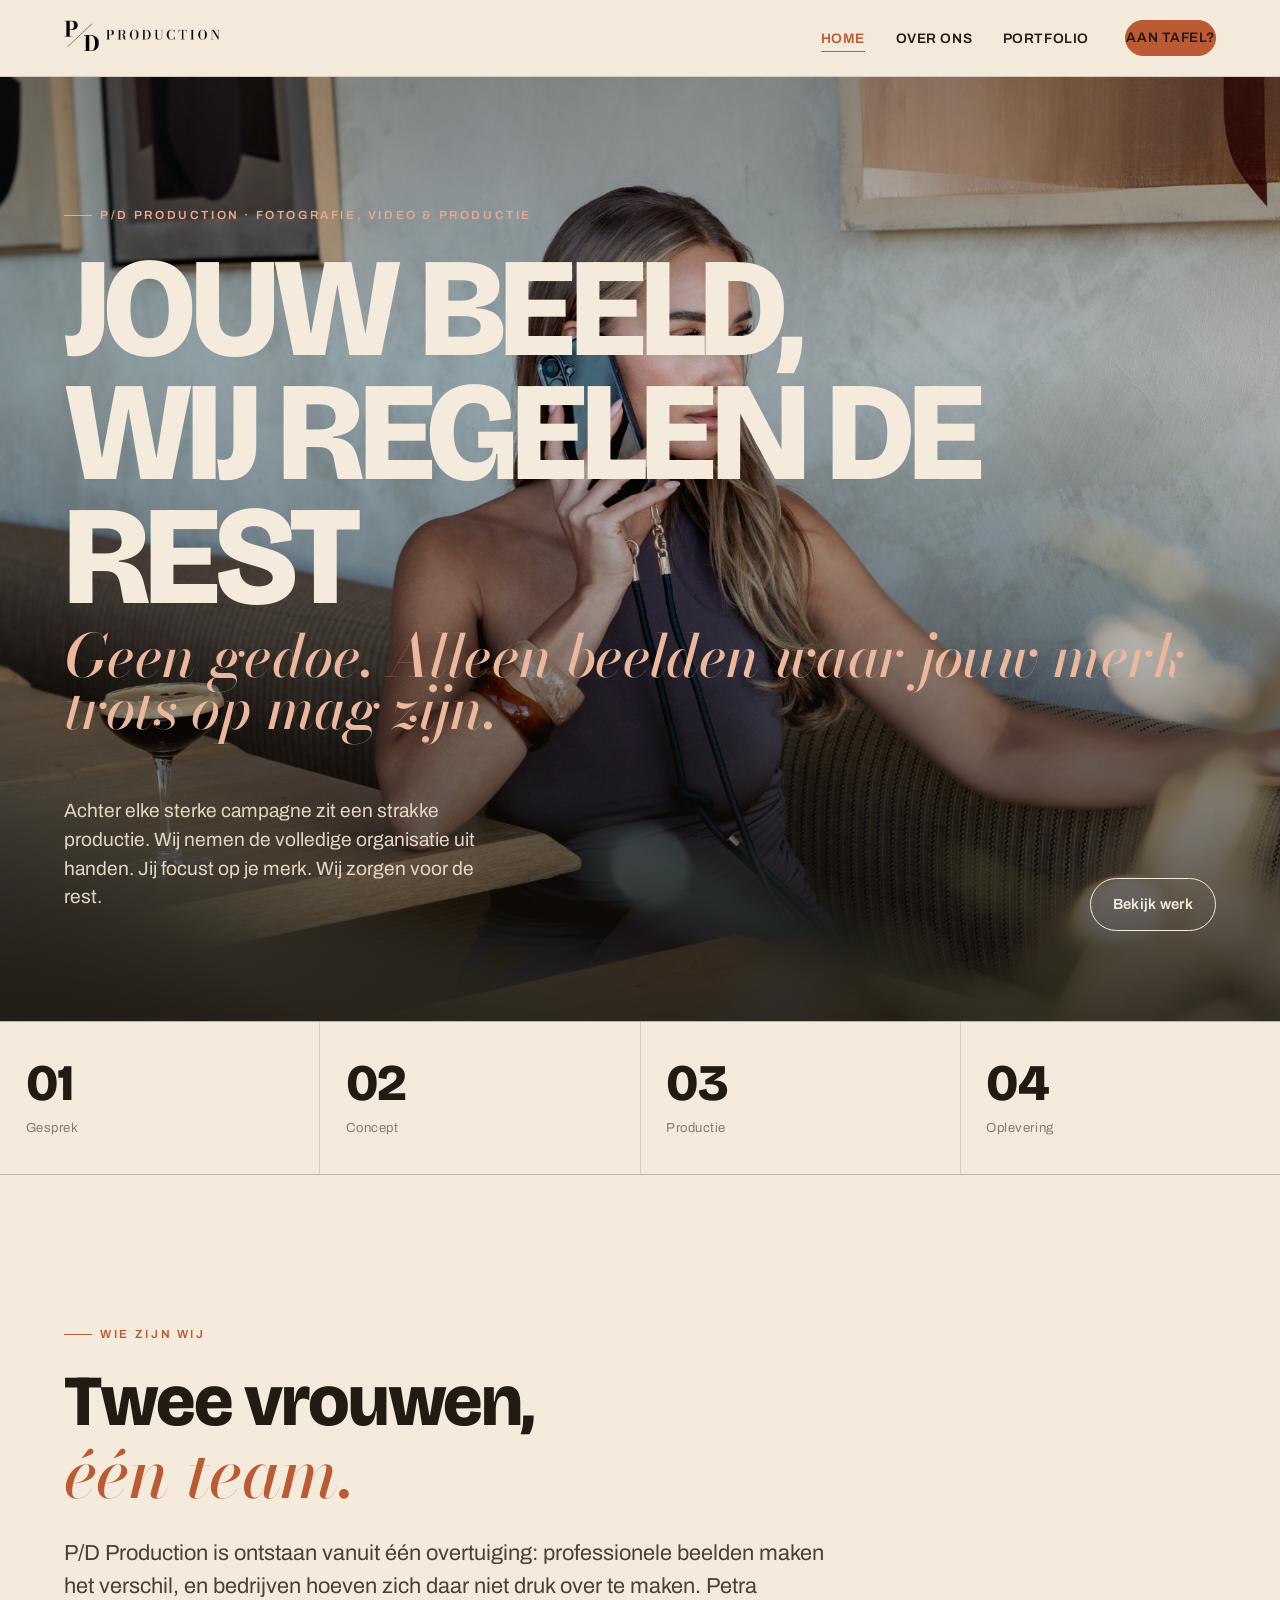
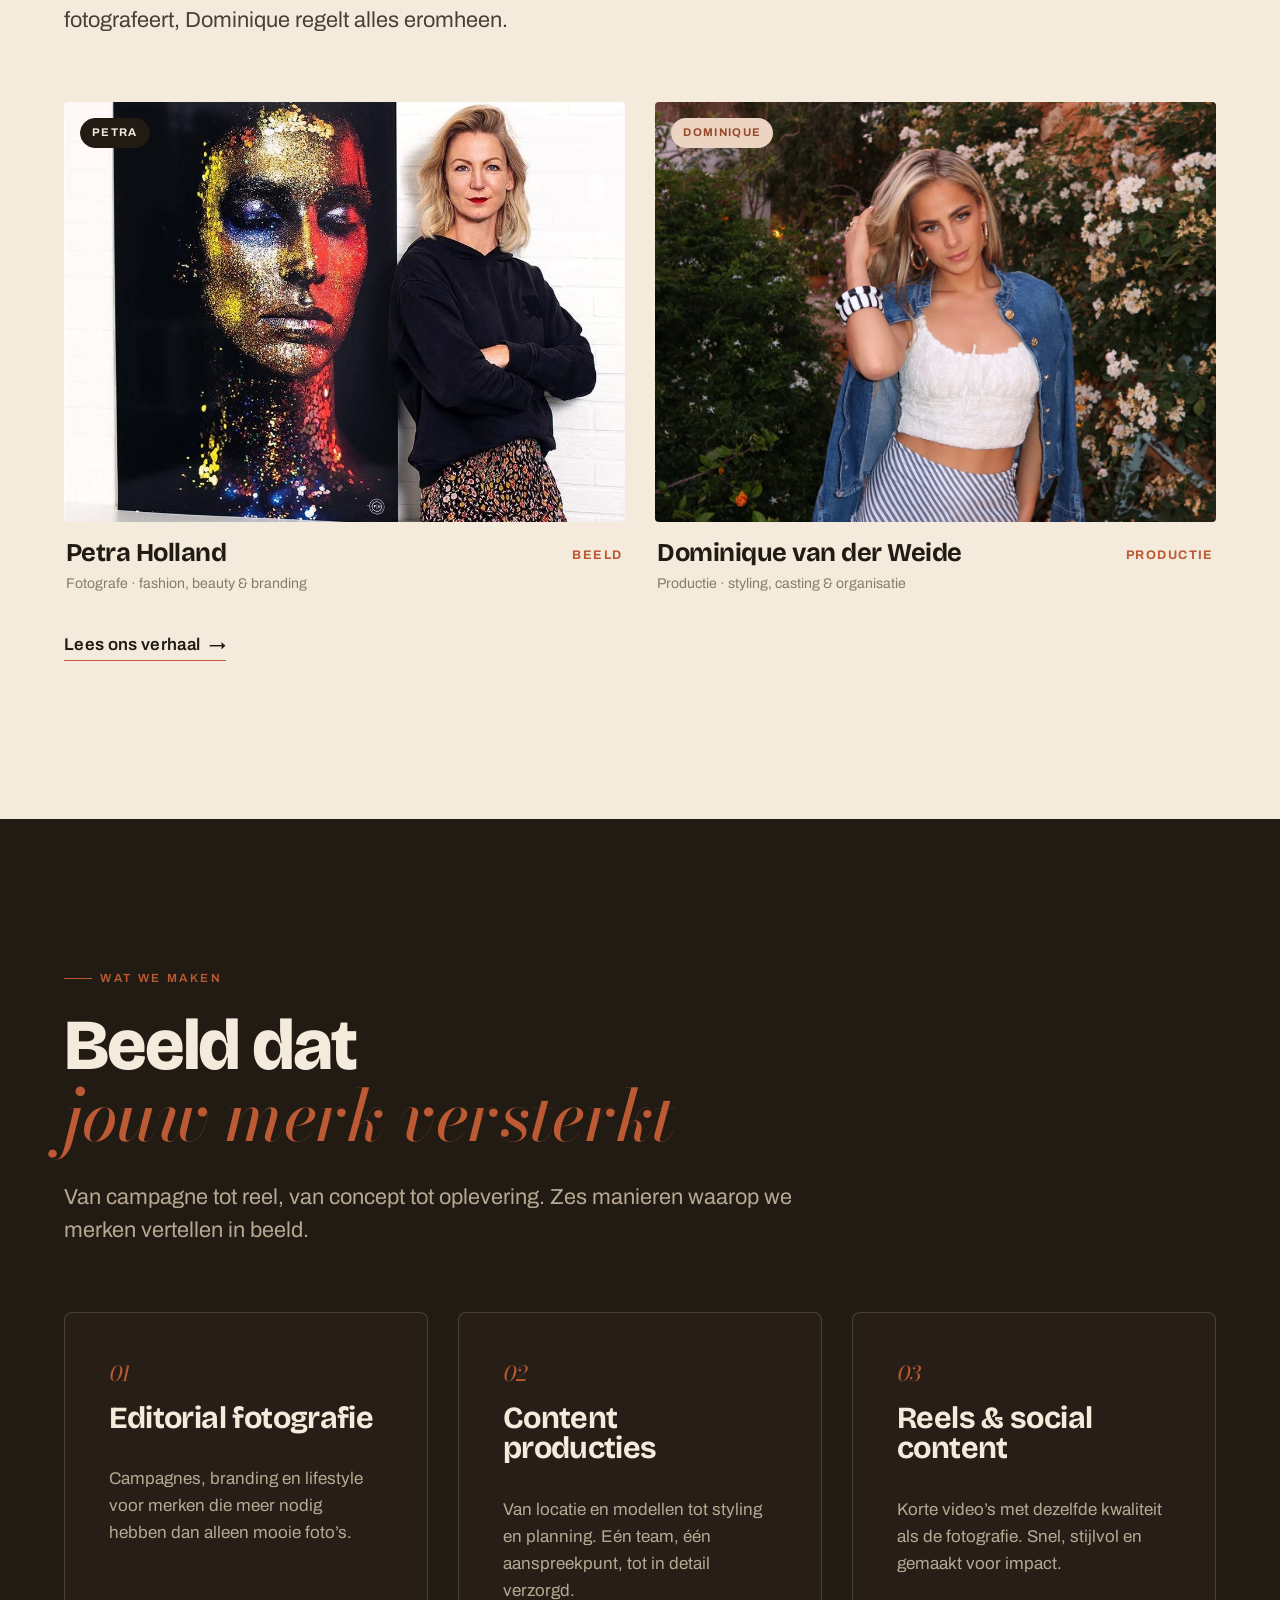
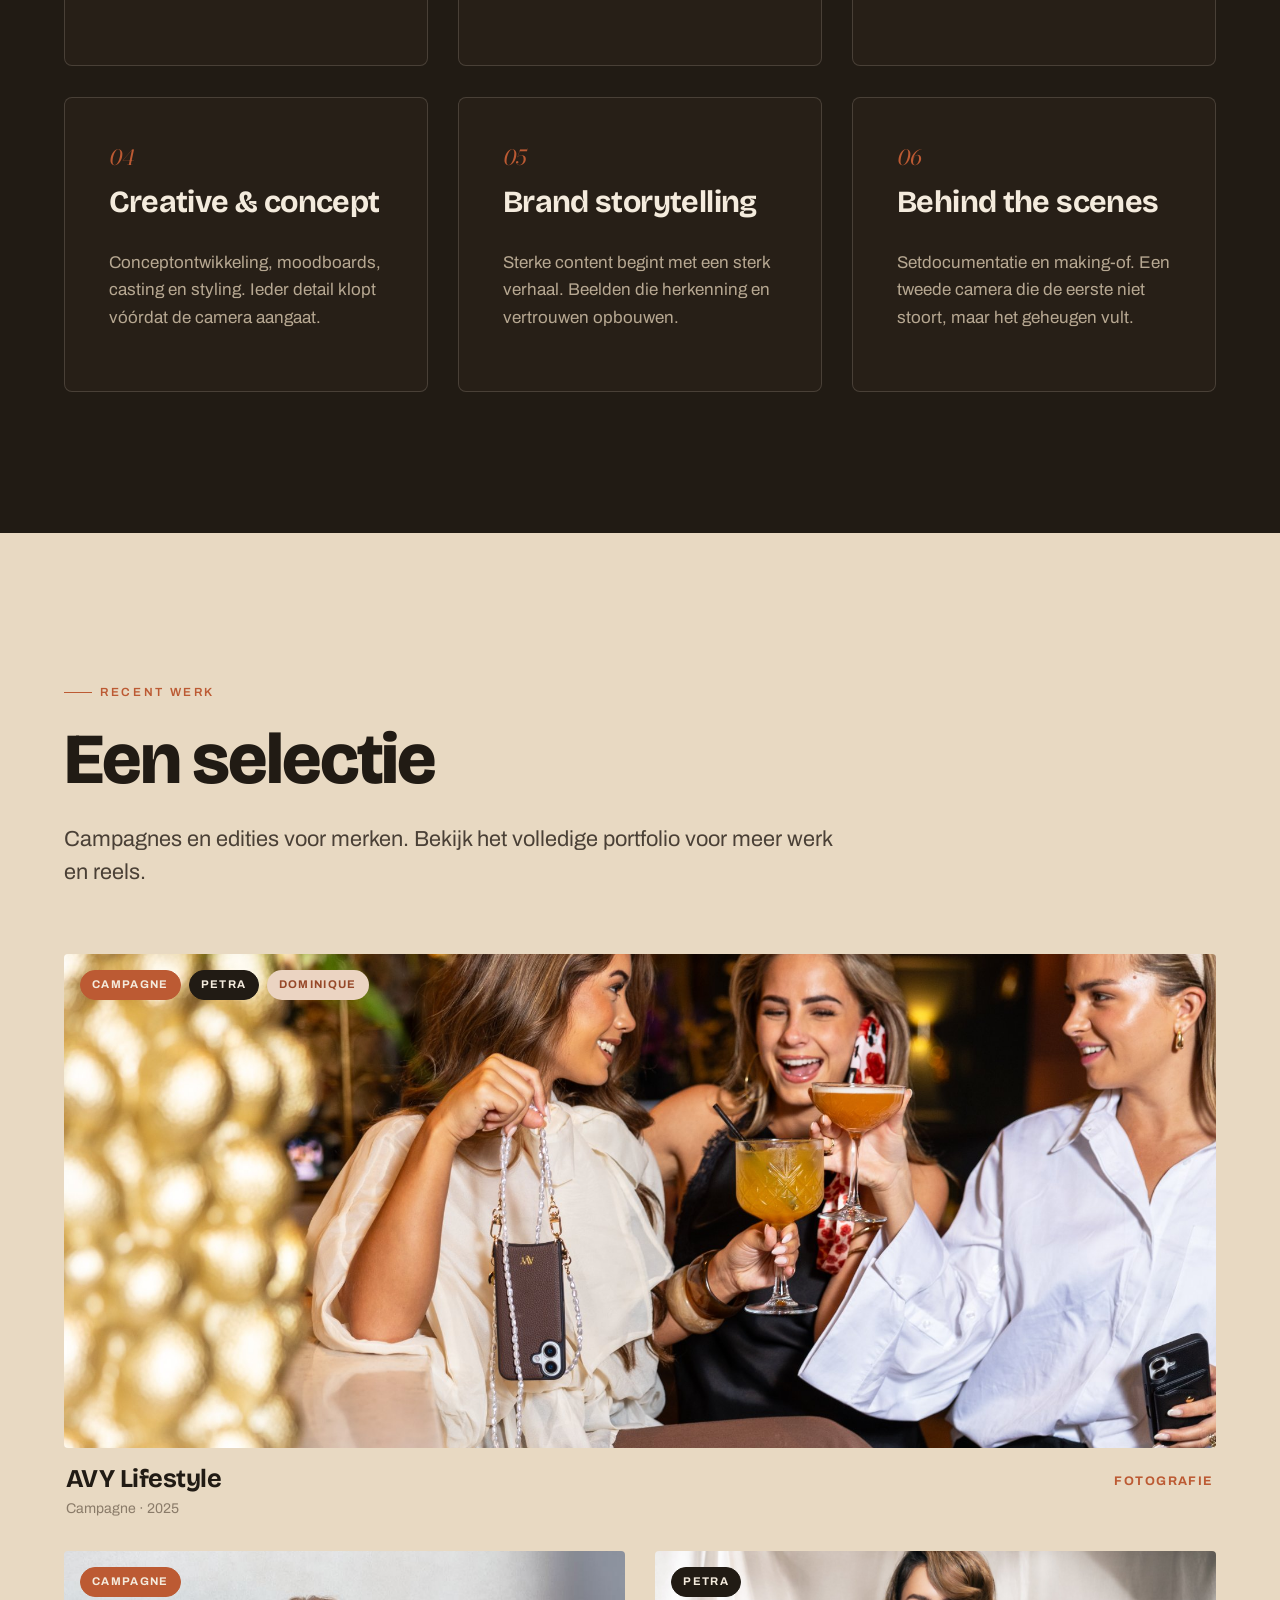
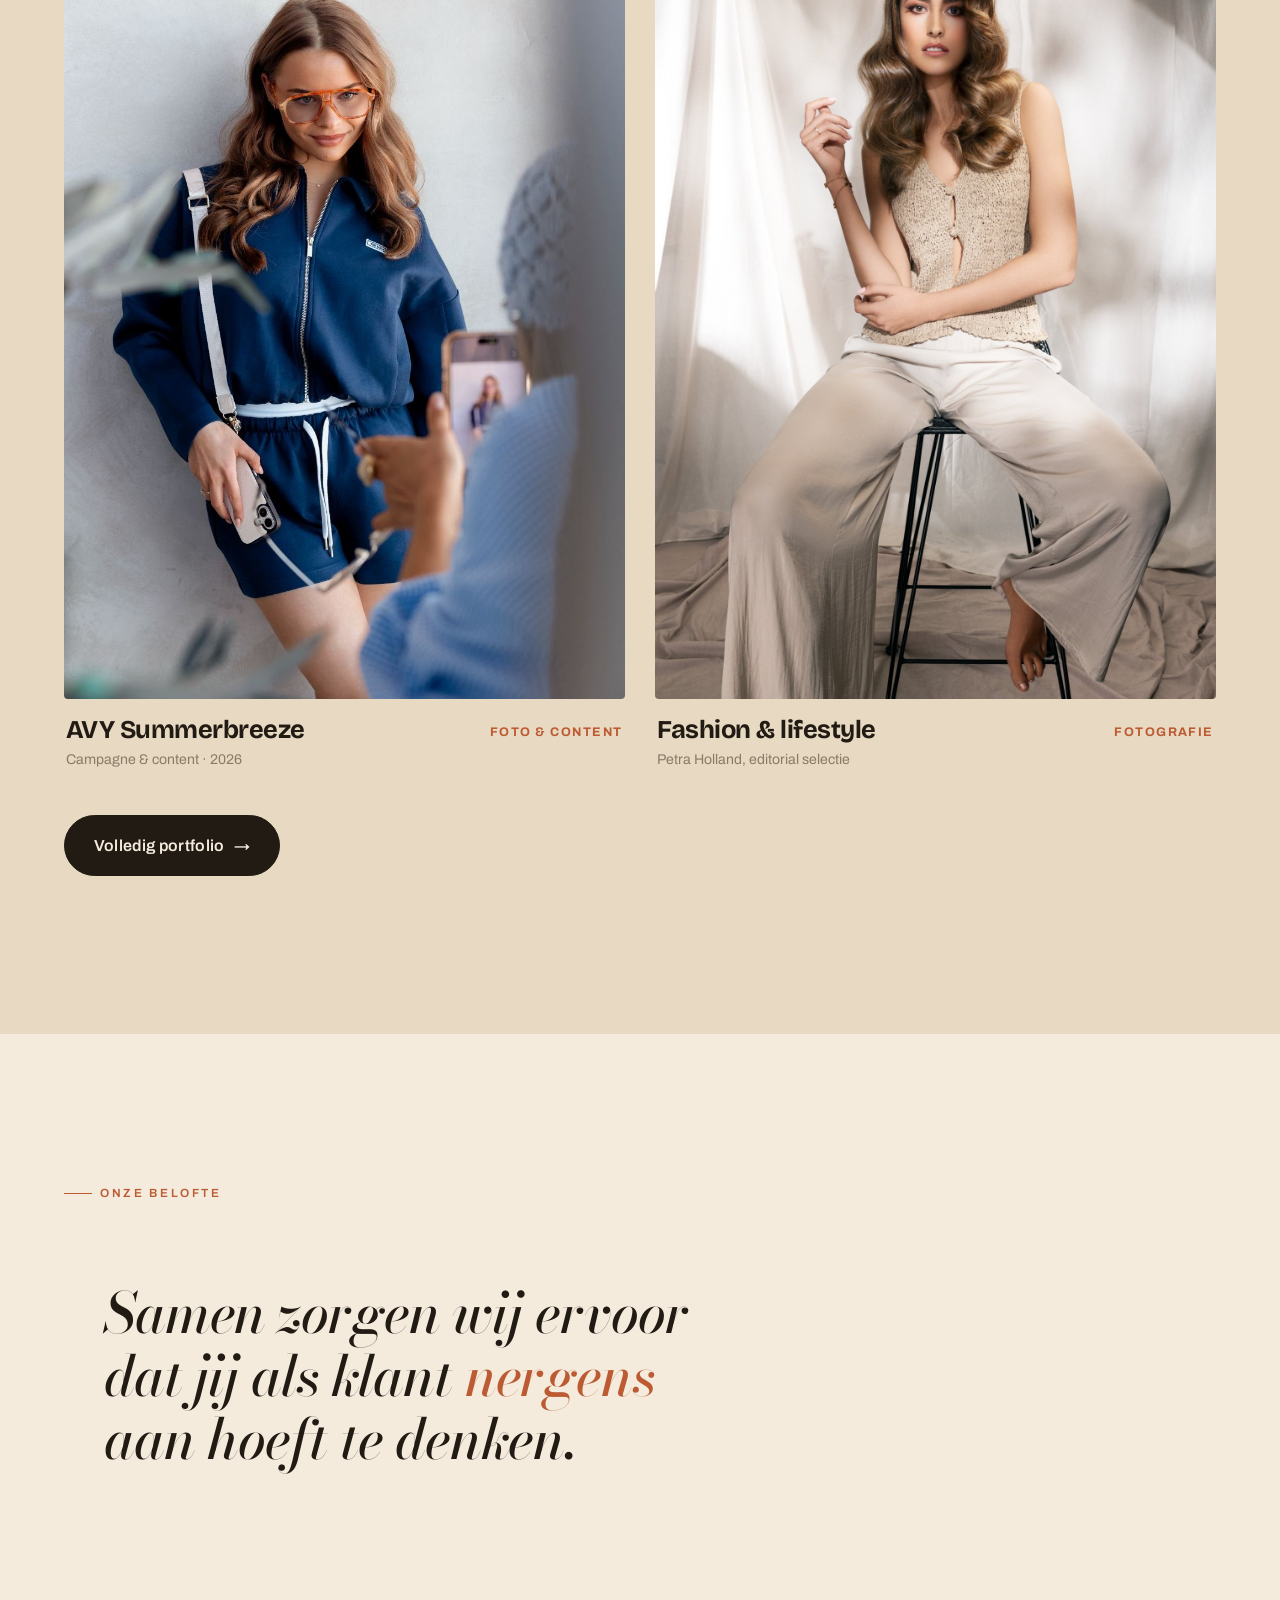
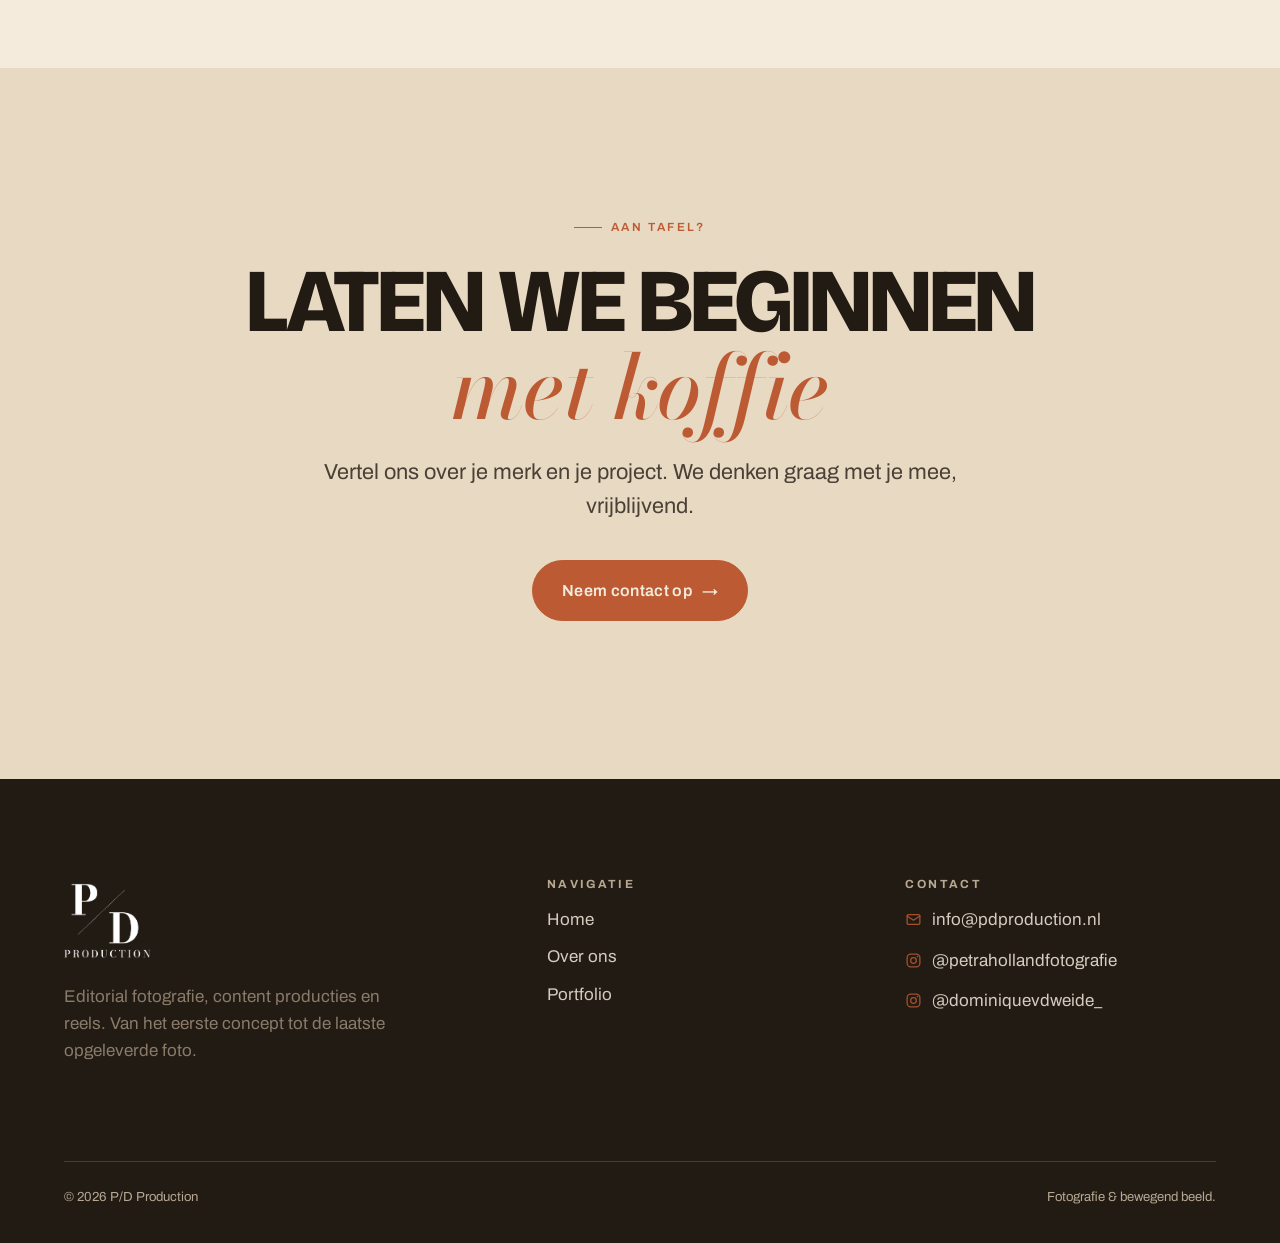
<file: index.html>
<!DOCTYPE html>
<html lang="nl">
<head>
<meta charset="UTF-8" />
<meta name="viewport" content="width=device-width, initial-scale=1.0, viewport-fit=cover" />
<title>P/D Production, Fotografie &amp; bewegend beeld</title>
<meta name="description" content="P/D Production, Petra Holland & Dominique van der Weide. Editorial fotografie, content producties en reels voor merken. Wij maken content die verbindt." />
<link rel="preconnect" href="https://fonts.googleapis.com" />
<link rel="preconnect" href="https://fonts.gstatic.com" crossorigin />
<link href="https://fonts.googleapis.com/css2?family=Archivo:wght@400;500;600;700&family=Bodoni+Moda:ital,opsz,wght@0,6..96,500;0,6..96,600;1,6..96,500;1,6..96,600&family=Bricolage+Grotesque:opsz,wght@12..96,400;12..96,600;12..96,700;12..96,800&display=swap" rel="stylesheet" />
<link rel="stylesheet" href="styles.css" />
</head>
<body>

<!-- ============ NAV ============ -->
<header class="site-nav" data-screen-label="nav">
  <div class="container nav-inner">
    <a class="brand" href="index.html" aria-label="P/D Production, home"><img class="brand-logo" src="images/logo.png" alt="P/D Production" /></a>
    <button class="nav-toggle" aria-label="Menu" aria-expanded="false"><span></span></button>
    <ul class="nav-links">
      <li><a href="index.html" aria-current="page">Home</a></li>
      <li><a href="over-ons.html">Over ons</a></li>
      <li><a href="portfolio.html">Portfolio</a></li>
      <li class="nav-cta"><a class="btn btn--solid" href="contact.html">Aan tafel?</a></li>
    </ul>
  </div>
</header>

<main>

<!-- ============ HERO ============ -->
<section class="hero" data-screen-label="hero">
  <div class="hero__media">
    <img src="images/hero.jpeg" alt="P/D Production, branding fotografie" />
  </div>
  <div class="hero__scrim"></div>
  <div class="container hero__inner">
    <p class="eyebrow reveal">P/D Production · Fotografie, video &amp; productie</p>
    <h1 class="hero__title reveal" data-delay="1">Jouw beeld,<br />wij regelen de rest<span class="serif-accent">Geen gedoe. Alleen beelden waar jouw merk trots op mag zijn.</span></h1>
    <div class="hero__row reveal" data-delay="2">
      <p class="hero__sub">Achter elke sterke campagne zit een strakke productie. Wij nemen de volledige organisatie uit handen. Jij focust op je merk. Wij zorgen voor de rest.</p>
      <div class="hero__actions">
        <a class="btn btn--ghost" href="portfolio.html" style="--c:var(--on-dark);">Bekijk werk</a>
      </div>
    </div>
  </div>
</section>

<!-- ============ PROCESS STRIP ============ -->
<section aria-label="Werkwijze">
  <div class="metastrip">
    <div class="reveal"><div class="num">01</div><div class="lbl">Gesprek</div></div>
    <div class="reveal" data-delay="1"><div class="num">02</div><div class="lbl">Concept</div></div>
    <div class="reveal" data-delay="2"><div class="num">03</div><div class="lbl">Productie</div></div>
    <div class="reveal" data-delay="3"><div class="num">04</div><div class="lbl">Oplevering</div></div>
  </div>
</section>

<!-- ============ INTRO ============ -->
<section class="section">
  <div class="container">
    <div class="sec-head">
      <div>
        <p class="eyebrow reveal">Wie zijn wij</p>
        <h2 class="h-xl reveal" data-delay="1">Twee vrouwen,<br /><span class="serif-accent">één team.</span></h2>
      </div>
      <p class="lead measure reveal" data-delay="2">P/D Production is ontstaan vanuit één overtuiging: professionele beelden maken het verschil, en bedrijven hoeven zich daar niet druk over te maken. Petra fotografeert, Dominique regelt alles eromheen.</p>
    </div>
    <div class="proj-grid">
      <a class="proj reveal" href="over-ons.html#petra">
        <div class="proj__media ar-4-3">
          <div class="proj__tags"><span class="tag tag--pet">Petra</span></div>
          <img src="images/petra.jpg" alt="Petra Holland" />
        </div>
        <div class="proj__body">
          <div><div class="proj__title">Petra Holland</div><div class="proj__meta">Fotografe · fashion, beauty &amp; branding</div></div>
          <span class="proj__cat">Beeld</span>
        </div>
      </a>
      <a class="proj reveal" data-delay="1" href="over-ons.html#dominique">
        <div class="proj__media ar-4-3">
          <div class="proj__tags"><span class="tag tag--dom">Dominique</span></div>
          <img src="images/dominique.jpg" alt="Dominique van der Weide" />
        </div>
        <div class="proj__body">
          <div><div class="proj__title">Dominique van der Weide</div><div class="proj__meta">Productie · styling, casting &amp; organisatie</div></div>
          <span class="proj__cat">Productie</span>
        </div>
      </a>
    </div>
    <p style="margin-top:36px;" class="reveal"><a class="text-link" href="over-ons.html">Lees ons verhaal <span aria-hidden="true">→</span></a></p>
  </div>
</section>

<!-- ============ SERVICES ============ -->
<section class="section section--dark" id="diensten" data-screen-label="diensten">
  <div class="container">
    <div class="sec-head">
      <div>
        <p class="eyebrow reveal">Wat we maken</p>
        <h2 class="h-xl reveal" data-delay="1">Beeld dat<br /><span class="serif-accent">jouw merk versterkt</span></h2>
      </div>
      <p class="lead measure reveal" data-delay="2">Van campagne tot reel, van concept tot oplevering. Zes manieren waarop we merken vertellen in beeld.</p>
    </div>

    <div class="svc-grid svc-grid--3">
      <article class="svc reveal"><div class="svc__num">01</div><h3 class="svc__title">Editorial fotografie</h3><p class="muted">Campagnes, branding en lifestyle voor merken die meer nodig hebben dan alleen mooie foto&rsquo;s.</p></article>
      <article class="svc reveal" data-delay="1"><div class="svc__num">02</div><h3 class="svc__title">Content producties</h3><p class="muted">Van locatie en modellen tot styling en planning. Eén team, één aanspreekpunt, tot in detail verzorgd.</p></article>
      <article class="svc reveal" data-delay="2"><div class="svc__num">03</div><h3 class="svc__title">Reels &amp; social content</h3><p class="muted">Korte video&rsquo;s met dezelfde kwaliteit als de fotografie. Snel, stijlvol en gemaakt voor impact.</p></article>
      <article class="svc reveal"><div class="svc__num">04</div><h3 class="svc__title">Creative &amp; concept</h3><p class="muted">Conceptontwikkeling, moodboards, casting en styling. Ieder detail klopt vóórdat de camera aangaat.</p></article>
      <article class="svc reveal" data-delay="1"><div class="svc__num">05</div><h3 class="svc__title">Brand storytelling</h3><p class="muted">Sterke content begint met een sterk verhaal. Beelden die herkenning en vertrouwen opbouwen.</p></article>
      <article class="svc reveal" data-delay="2"><div class="svc__num">06</div><h3 class="svc__title">Behind the scenes</h3><p class="muted">Setdocumentatie en making-of. Een tweede camera die de eerste niet stoort, maar het geheugen vult.</p></article>
    </div>
  </div>
</section>

<!-- ============ FEATURED WORK ============ -->
<section class="section section--sand" data-screen-label="featured-werk">
  <div class="container">
    <div class="sec-head">
      <div>
        <p class="eyebrow reveal">Recent werk</p>
        <h2 class="h-xl reveal" data-delay="1">Een selectie</h2>
      </div>
      <p class="lead measure reveal" data-delay="2">Campagnes en edities voor merken. Bekijk het volledige portfolio voor meer werk en reels.</p>
    </div>

    <div class="proj-grid">
      <article class="proj proj--wide reveal">
        <div class="proj__media ar-21-9">
          <div class="proj__tags"><span class="tag tag--accent">Campagne</span><span class="tag tag--pet">Petra</span><span class="tag tag--dom">Dominique</span></div>
          <img src="images/tukkertafel.jpg" alt="AVY Lifestyle campagne 2025" style="object-position: center 22%;" />
        </div>
        <div class="proj__body">
          <div><div class="proj__title">AVY Lifestyle</div><div class="proj__meta">Campagne · 2025</div></div>
          <span class="proj__cat">Fotografie</span>
        </div>
      </article>

      <article class="proj proj--tall reveal">
        <div class="proj__media ar-3-4">
          <div class="proj__tags"><span class="tag tag--accent">Campagne</span></div>
          <img src="images/image5.jpeg" alt="AVY Summerbreeze, campagne 2026" />
        </div>
        <div class="proj__body">
          <div><div class="proj__title">AVY Summerbreeze</div><div class="proj__meta">Campagne &amp; content · 2026</div></div>
          <span class="proj__cat">Foto &amp; content</span>
        </div>
      </article>

      <article class="proj proj--tall reveal" data-delay="1">
        <div class="proj__media ar-3-4">
          <div class="proj__tags"><span class="tag tag--pet">Petra</span></div>
          <img src="images/image17.jpeg" alt="Petra Holland, fashion editorial" />
        </div>
        <div class="proj__body">
          <div><div class="proj__title">Fashion &amp; lifestyle</div><div class="proj__meta">Petra Holland, editorial selectie</div></div>
          <span class="proj__cat">Fotografie</span>
        </div>
      </article>
    </div>

    <p style="margin-top:44px;" class="reveal"><a class="btn btn--ink btn--lg" href="portfolio.html">Volledig portfolio <span class="arrow" aria-hidden="true">→</span></a></p>
  </div>
</section>

<!-- ============ QUOTE ============ -->
<section class="section">
  <div class="container">
    <p class="eyebrow reveal">Onze belofte</p>
    <blockquote class="bigquote reveal" data-delay="1">Samen zorgen wij ervoor dat jij als klant <em>nergens</em> aan hoeft te denken.</blockquote>
  </div>
</section>

<!-- ============ CTA ============ -->
<section class="section section--sand cta" data-screen-label="cta">
  <div class="container">
    <p class="eyebrow eyebrow--center reveal">Aan tafel?</p>
    <h2 class="cta__title reveal" data-delay="1">Laten we beginnen<br /><span class="serif-accent">met koffie</span></h2>
    <p class="lead reveal" data-delay="2" style="margin:24px auto 36px;text-align:center;">Vertel ons over je merk en je project. We denken graag met je mee, vrijblijvend.</p>
    <p class="reveal" data-delay="3"><a class="btn btn--solid btn--lg" href="contact.html">Neem contact op <span class="arrow" aria-hidden="true">→</span></a></p>
  </div>
</section>

</main>

<!-- ============ FOOTER ============ -->
<footer class="site-footer">
  <div class="container">
    <div class="footer-grid">
      <div>
        <img class="footer-logo" src="images/logo-white.png" alt="P/D Production" />
        <p class="muted" style="max-width:34ch;margin-top:20px;">Editorial fotografie, content producties en reels. Van het eerste concept tot de laatste opgeleverde foto.</p>
      </div>
      <div class="footer-col">
        <h4>Navigatie</h4>
        <ul>
          <li><a href="index.html">Home</a></li>
          <li><a href="over-ons.html">Over ons</a></li>
          <li><a href="portfolio.html">Portfolio</a></li>
            </ul>
      </div>
      <div class="footer-col">
        <h4>Contact</h4>
        <ul class="contact-list">
          <li><a href="mailto:info@pdproduction.nl"><svg viewBox="0 0 24 24" fill="none" stroke="currentColor" stroke-width="1.8" stroke-linecap="round" stroke-linejoin="round"><rect x="3" y="5" width="18" height="14" rx="2"/><path d="m3 7 9 6 9-6"/></svg>info@pdproduction.nl</a></li>
          <li><a href="https://instagram.com/petrahollandfotografie" target="_blank" rel="noopener"><svg viewBox="0 0 24 24" fill="none" stroke="currentColor" stroke-width="1.8" stroke-linecap="round" stroke-linejoin="round"><rect x="3" y="3" width="18" height="18" rx="5"/><circle cx="12" cy="12" r="4"/><circle cx="17.5" cy="6.5" r="1.1" fill="currentColor" stroke="none"/></svg>@petrahollandfotografie</a></li>
          <li><a href="https://instagram.com/dominiquevdweide_" target="_blank" rel="noopener"><svg viewBox="0 0 24 24" fill="none" stroke="currentColor" stroke-width="1.8" stroke-linecap="round" stroke-linejoin="round"><rect x="3" y="3" width="18" height="18" rx="5"/><circle cx="12" cy="12" r="4"/><circle cx="17.5" cy="6.5" r="1.1" fill="currentColor" stroke="none"/></svg>@dominiquevdweide_</a></li>
        </ul>
      </div>
    </div>
    <div class="footer-bottom">
      <span>© <span data-year>2026</span> P/D Production</span>
      <span>Fotografie &amp; bewegend beeld.</span>
    </div>
  </div>
</footer>

<!-- ============ VIDEO MODAL ============ -->
<div class="video-modal" id="video-modal" aria-hidden="true" role="dialog" aria-modal="true" aria-label="Video">
  <div class="video-modal__dialog">
    <div class="video-modal__head">
      <span class="video-modal__title">Reel</span>
      <button class="video-modal__close" data-close aria-label="Sluiten"><svg viewBox="0 0 24 24" fill="none" stroke="currentColor" stroke-width="2"><path d="M6 6l12 12M18 6L6 18"/></svg></button>
    </div>
    <div class="video-modal__stage">
      <iframe class="video-modal__frame" allow="autoplay; fullscreen; picture-in-picture" allowfullscreen style="display:none;"></iframe>
      <div class="video-modal__placeholder">
        <span class="pico"><svg viewBox="0 0 24 24" fill="currentColor"><path d="M8 5v14l11-7z"/></svg></span>
        <strong>Reel laden…</strong>
        <p style="margin:0;max-width:42ch;">Lukt het afspelen niet? Controleer in Vimeo of insluiten is toegestaan.</p>
      </div>
    </div>
  </div>
</div>

<template id="__bundler_thumbnail" data-bg-color="#F4EBDD">
  <svg viewBox="0 0 1200 800" xmlns="http://www.w3.org/2000/svg">
    <rect width="1200" height="800" fill="#F4EBDD"/>
    <text x="600" y="430" text-anchor="middle" font-family="Georgia, 'Times New Roman', serif" font-size="300" fill="#211B14">P/D</text>
    <text x="600" y="520" text-anchor="middle" font-family="Georgia, serif" font-size="58" letter-spacing="20" fill="#211B14">PRODUCTION</text>
  </svg>
</template>

<script src="site.js"></script>
<script src="tweaks.js"></script>
</body>
</html>
</file>
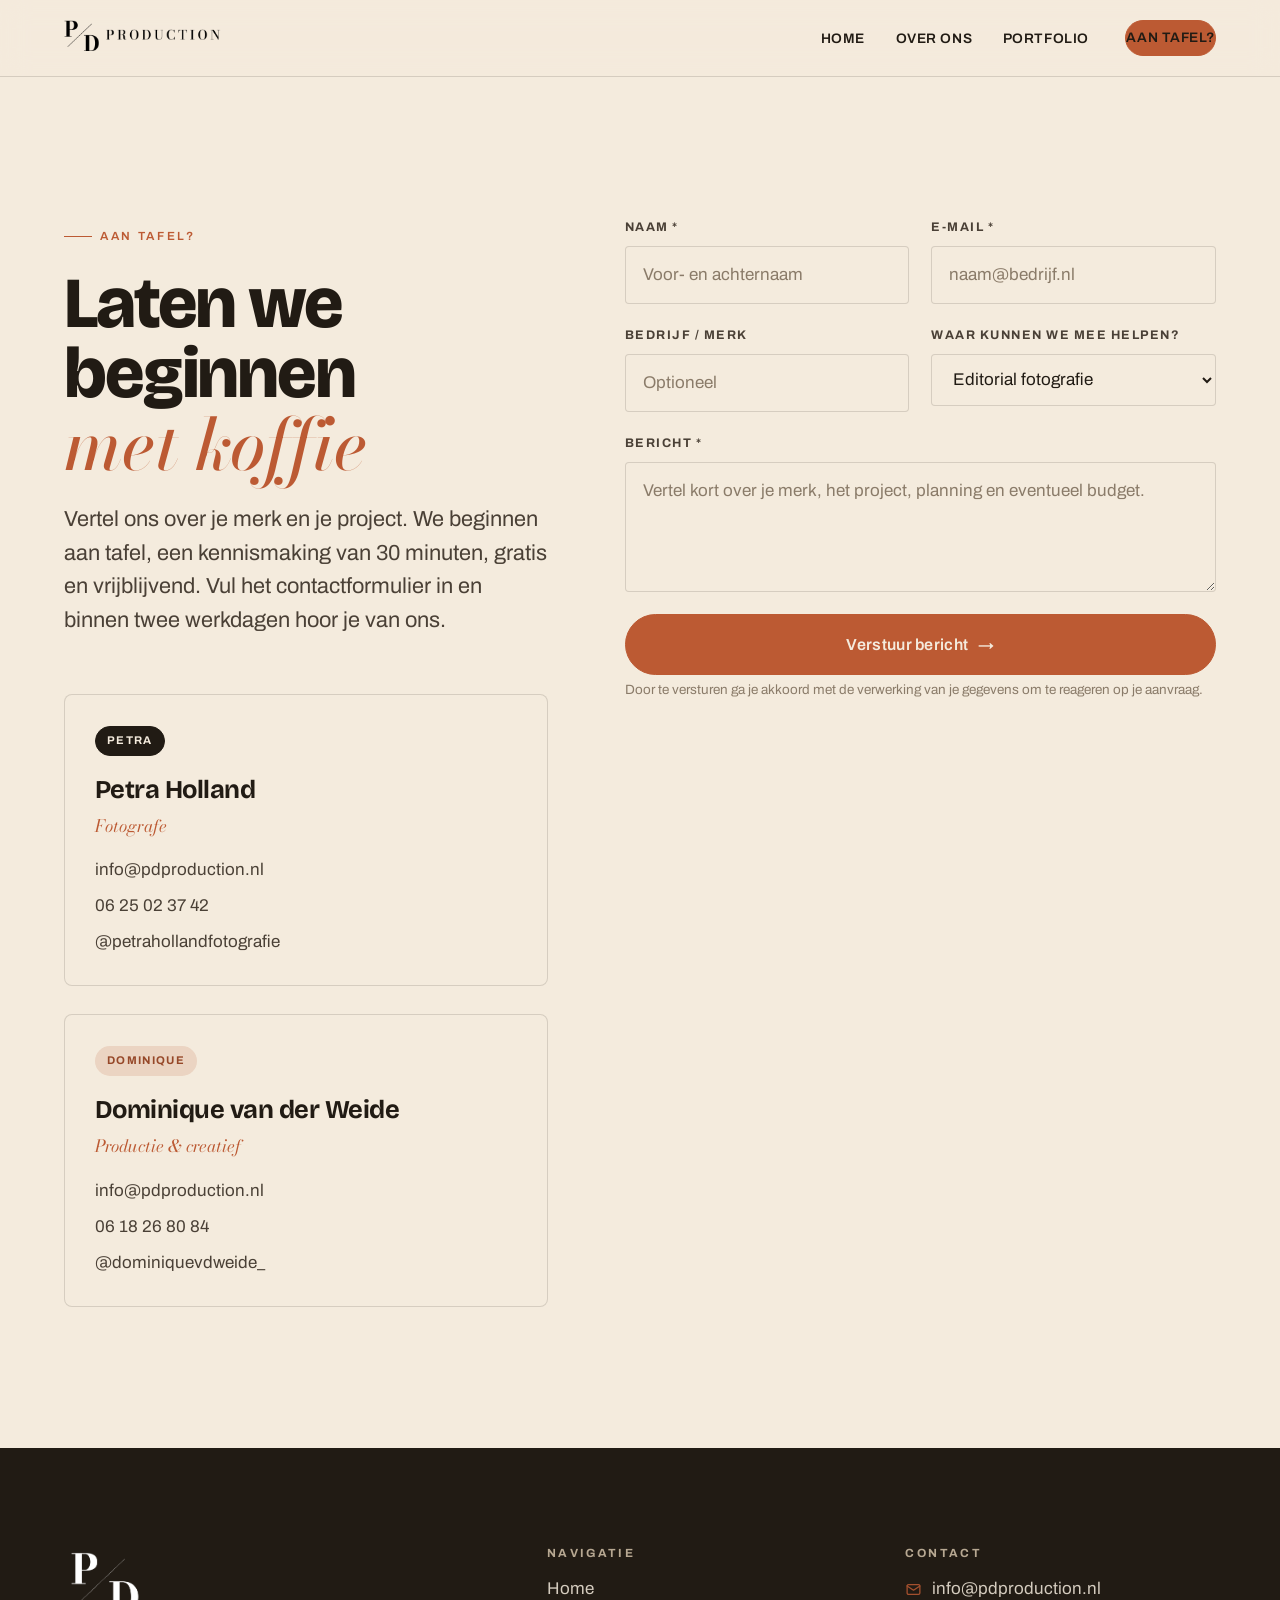
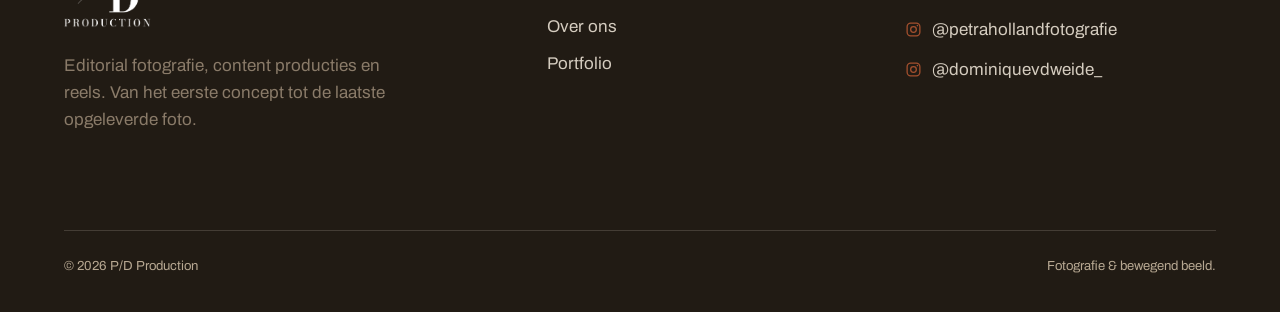
<file: contact.html>
<!DOCTYPE html>
<html lang="nl">
<head>
<meta charset="UTF-8" />
<meta name="viewport" content="width=device-width, initial-scale=1.0, viewport-fit=cover" />
<title>Contact, P/D Production</title>
<meta name="description" content="Aan tafel? Neem contact op met P/D Production, Petra Holland en Dominique van der Weide. Stuur een bericht of mail ons direct." />
<link rel="preconnect" href="https://fonts.googleapis.com" />
<link rel="preconnect" href="https://fonts.gstatic.com" crossorigin />
<link href="https://fonts.googleapis.com/css2?family=Archivo:wght@400;500;600;700&family=Bodoni+Moda:ital,opsz,wght@0,6..96,500;0,6..96,600;1,6..96,500;1,6..96,600&family=Bricolage+Grotesque:opsz,wght@12..96,400;12..96,600;12..96,700;12..96,800&display=swap" rel="stylesheet" />
<link rel="stylesheet" href="styles.css" />
</head>
<body>

<header class="site-nav">
  <div class="container nav-inner">
    <a class="brand" href="index.html" aria-label="P/D Production, home"><img class="brand-logo" src="images/logo.png" alt="P/D Production" /></a>
    <button class="nav-toggle" aria-label="Menu" aria-expanded="false"><span></span></button>
    <ul class="nav-links">
      <li><a href="index.html">Home</a></li>
      <li><a href="over-ons.html">Over ons</a></li>
      <li><a href="portfolio.html">Portfolio</a></li>
      <li class="nav-cta"><a class="btn btn--solid" href="contact.html">Aan tafel?</a></li>
    </ul>
  </div>
</header>

<main>

<section class="section" data-screen-label="contact">
  <div class="container">
    <div class="contact-grid">

      <div>
        <p class="eyebrow reveal">Aan tafel?</p>
        <h1 class="h-xl reveal" data-delay="1">Laten we beginnen<br /><span class="serif-accent">met koffie</span></h1>
        <p class="lead reveal" data-delay="2" style="margin-top:22px;">Vertel ons over je merk en je project. We beginnen aan tafel, een kennismaking van 30 minuten, gratis en vrijblijvend. Vul het contactformulier in en binnen twee werkdagen hoor je van ons.</p>

        <div style="margin-top:clamp(36px,5vw,56px);display:grid;gap:28px;">
          <div class="contact-card reveal">
            <span class="tag tag--pet">Petra</span>
            <div class="contact-card__name">Petra Holland</div>
            <div class="contact-card__role">Fotografe</div>
            <ul class="contact-card__list">
              <li><a href="mailto:info@pdproduction.nl">info@pdproduction.nl</a></li>
              <li><a href="tel:+31625023742">06 25 02 37 42</a></li>
              <li><a href="https://instagram.com/petrahollandfotografie" target="_blank" rel="noopener">@petrahollandfotografie</a></li>
            </ul>
          </div>
          <div class="contact-card reveal" data-delay="1">
            <span class="tag tag--dom">Dominique</span>
            <div class="contact-card__name">Dominique van der Weide</div>
            <div class="contact-card__role">Productie &amp; creatief</div>
            <ul class="contact-card__list">
              <li><a href="mailto:info@pdproduction.nl">info@pdproduction.nl</a></li>
              <li><a href="tel:+31618268084">06 18 26 80 84</a></li>
              <li><a href="https://instagram.com/dominiquevdweide_" target="_blank" rel="noopener">@dominiquevdweide_</a></li>
            </ul>
          </div>
        </div>
      </div>

      <div class="reveal" data-delay="1">
        <form id="contact-form" novalidate>
          <!-- ============================================================
               WEB3FORMS, gratis formulierverwerking, geen server nodig.
               De inzendingen gaan naar het e-mailadres waarmee de key is
               aangemaakt, maak de key dus aan op  info@pdproduction.nl.
               STAP 1: ga naar https://web3forms.com en vul info@pdproduction.nl in.
                       Je ontvangt de access key per mail op dat adres.
               STAP 2: plak die key hieronder in plaats van VERVANG_MIJ.
               Daarna komt elke aanvraag binnen op info@pdproduction.nl.
               Zolang de key niet is ingevuld, toont het formulier alleen
               de bedank-melding (demo-modus).
               ============================================================ -->
          <input type="hidden" name="access_key" value="206d4747-b101-4571-b1c0-55a74f542859" />
          <input type="hidden" name="subject" value="Nieuwe aanvraag via pdproduction.nl" />
          <input type="hidden" name="from_name" value="PD Production website" />
          <!-- honeypot tegen spam: blijft leeg voor echte bezoekers -->
          <input type="checkbox" name="botcheck" tabindex="-1" autocomplete="off" style="position:absolute;left:-9999px;" aria-hidden="true" />
          <div class="form-row">
            <div class="field">
              <label for="naam">Naam *</label>
              <input type="text" id="naam" name="naam" autocomplete="name" placeholder="Voor- en achternaam" />
              <span class="field__err">Vul je naam in.</span>
            </div>
            <div class="field">
              <label for="email">E-mail *</label>
              <input type="email" id="email" name="email" autocomplete="email" placeholder="naam@bedrijf.nl" />
              <span class="field__err">Vul een geldig e-mailadres in.</span>
            </div>
          </div>

          <div class="form-row">
            <div class="field">
              <label for="bedrijf">Bedrijf / merk</label>
              <input type="text" id="bedrijf" name="bedrijf" autocomplete="organization" placeholder="Optioneel" />
            </div>
            <div class="field">
              <label for="type">Waar kunnen we mee helpen?</label>
              <select id="type" name="type">
                <option value="Editorial fotografie">Editorial fotografie</option>
                <option value="Content productie">Content productie</option>
                <option value="Reels &amp; social content">Reels &amp; social content</option>
                <option value="Brand storytelling">Brand storytelling</option>
                <option value="Anders / weet ik nog niet">Anders / weet ik nog niet</option>
              </select>
            </div>
          </div>

          <div class="field">
            <label for="bericht">Bericht *</label>
            <textarea id="bericht" name="bericht" placeholder="Vertel kort over je merk, het project, planning en eventueel budget."></textarea>
            <span class="field__err">Laat een kort bericht achter.</span>
          </div>

          <button type="submit" class="btn btn--solid btn--lg" style="width:100%;justify-content:center;">Verstuur bericht <span class="arrow" aria-hidden="true">→</span></button>
          <p class="form-note">Door te versturen ga je akkoord met de verwerking van je gegevens om te reageren op je aanvraag.</p>

          <div class="form-success" id="form-success" role="status">
            <span class="ico"><svg viewBox="0 0 24 24" fill="none" stroke="currentColor" stroke-width="2.5"><path d="M5 13l4 4L19 7"/></svg></span>
            <div>
              <strong style="font-family:var(--font-display);">Bedankt voor je bericht!</strong>
              <p style="margin:4px 0 0;color:var(--ink-soft);">We nemen binnen twee werkdagen contact met je op, tijd voor koffie.</p>
            </div>
          </div>
        </form>
      </div>

    </div>
  </div>
</section>

</main>

<footer class="site-footer">
  <div class="container">
    <div class="footer-grid">
      <div>
        <img class="footer-logo" src="images/logo-white.png" alt="P/D Production" />
        <p class="muted" style="max-width:34ch;margin-top:20px;">Editorial fotografie, content producties en reels. Van het eerste concept tot de laatste opgeleverde foto.</p>
      </div>
      <div class="footer-col">
        <h4>Navigatie</h4>
        <ul>
          <li><a href="index.html">Home</a></li>
          <li><a href="over-ons.html">Over ons</a></li>
          <li><a href="portfolio.html">Portfolio</a></li>
            </ul>
      </div>
      <div class="footer-col">
        <h4>Contact</h4>
        <ul class="contact-list">
          <li><a href="mailto:info@pdproduction.nl"><svg viewBox="0 0 24 24" fill="none" stroke="currentColor" stroke-width="1.8" stroke-linecap="round" stroke-linejoin="round"><rect x="3" y="5" width="18" height="14" rx="2"/><path d="m3 7 9 6 9-6"/></svg>info@pdproduction.nl</a></li>
          <li><a href="https://instagram.com/petrahollandfotografie" target="_blank" rel="noopener"><svg viewBox="0 0 24 24" fill="none" stroke="currentColor" stroke-width="1.8" stroke-linecap="round" stroke-linejoin="round"><rect x="3" y="3" width="18" height="18" rx="5"/><circle cx="12" cy="12" r="4"/><circle cx="17.5" cy="6.5" r="1.1" fill="currentColor" stroke="none"/></svg>@petrahollandfotografie</a></li>
          <li><a href="https://instagram.com/dominiquevdweide_" target="_blank" rel="noopener"><svg viewBox="0 0 24 24" fill="none" stroke="currentColor" stroke-width="1.8" stroke-linecap="round" stroke-linejoin="round"><rect x="3" y="3" width="18" height="18" rx="5"/><circle cx="12" cy="12" r="4"/><circle cx="17.5" cy="6.5" r="1.1" fill="currentColor" stroke="none"/></svg>@dominiquevdweide_</a></li>
        </ul>
      </div>
    </div>
    <div class="footer-bottom">
      <span>© <span data-year>2026</span> P/D Production</span>
      <span>Fotografie &amp; bewegend beeld.</span>
    </div>
  </div>
</footer>

<script src="site.js"></script>
<script src="tweaks.js"></script>

<template id="__bundler_thumbnail" data-bg-color="#F4EBDD">
  <svg viewBox="0 0 1200 800" xmlns="http://www.w3.org/2000/svg">
    <rect width="1200" height="800" fill="#F4EBDD"/>
    <text x="600" y="430" text-anchor="middle" font-family="Georgia, 'Times New Roman', serif" font-size="300" fill="#211B14">P/D</text>
    <text x="600" y="520" text-anchor="middle" font-family="Georgia, serif" font-size="46" letter-spacing="16" fill="#211B14">CONTACT</text>
  </svg>
</template>
<script>
/* ---- Contact form validation ---- */
(function () {
  var form = document.getElementById("contact-form");
  if (!form) return;
  var success = document.getElementById("form-success");
  function fieldOf(input) { return input.closest(".field"); }
  function setError(input, on) { fieldOf(input).classList.toggle("invalid", on); }
  function validEmail(v) { return /^[^\s@]+@[^\s@]+\.[^\s@]+$/.test(v); }
  var naam = form.naam, email = form.email, bericht = form.bericht;
  [naam, email, bericht].forEach(function (inp) {
    inp.addEventListener("input", function () { if (fieldOf(inp).classList.contains("invalid")) validate(false); });
  });
  function validate(focus) {
    var ok = true, first = null;
    if (!naam.value.trim()) { setError(naam, true); ok = false; first = first || naam; } else setError(naam, false);
    if (!validEmail(email.value.trim())) { setError(email, true); ok = false; first = first || email; } else setError(email, false);
    if (!bericht.value.trim()) { setError(bericht, true); ok = false; first = first || bericht; } else setError(bericht, false);
    if (focus && first) first.focus();
    return ok;
  }
  form.addEventListener("submit", function (e) {
    e.preventDefault();
    if (!validate(true)) return;

    var btn = form.querySelector("button[type=submit]");
    var btnLabel = btn ? btn.innerHTML : "";
    function lock(on) {
      form.querySelectorAll("input, textarea, select, button").forEach(function (el) { el.disabled = on; });
    }
    function showSuccess() {
      success.classList.add("show");
      setTimeout(function () {
        form.reset();
        lock(false);
        if (btn) btn.innerHTML = btnLabel;
      }, 400);
    }

    var key = (form.access_key && form.access_key.value || "").trim();

    // Demo-modus: zolang er geen echte Web3Forms-key is ingevuld,
    // tonen we alleen de bedank-melding (verstuurt niets).
    if (!key || key === "VERVANG_MIJ") { lock(true); showSuccess(); return; }

    // Collect FormData BEFORE locking — disabled fields are excluded from FormData.
    var payload = new FormData(form);
    lock(true);
    if (btn) btn.innerHTML = "Versturen…";
    fetch("https://api.web3forms.com/submit", {
      method: "POST",
      headers: { "Accept": "application/json" },
      body: payload
    })
      .then(function (r) { return r.json(); })
      .then(function (data) {
        if (data && data.success) { showSuccess(); }
        else { throw new Error((data && data.message) || JSON.stringify(data) || "mislukt"); }
      })
      .catch(function (err) {
        lock(false);
        if (btn) btn.innerHTML = btnLabel;
        alert("Er ging iets mis bij het versturen.\n\nFoutmelding: " + (err && err.message ? err.message : err) + "\n\nMail ons gerust direct via info@pdproduction.nl.");
      });
  });
})();
</script>
</body>
</html>
</file>
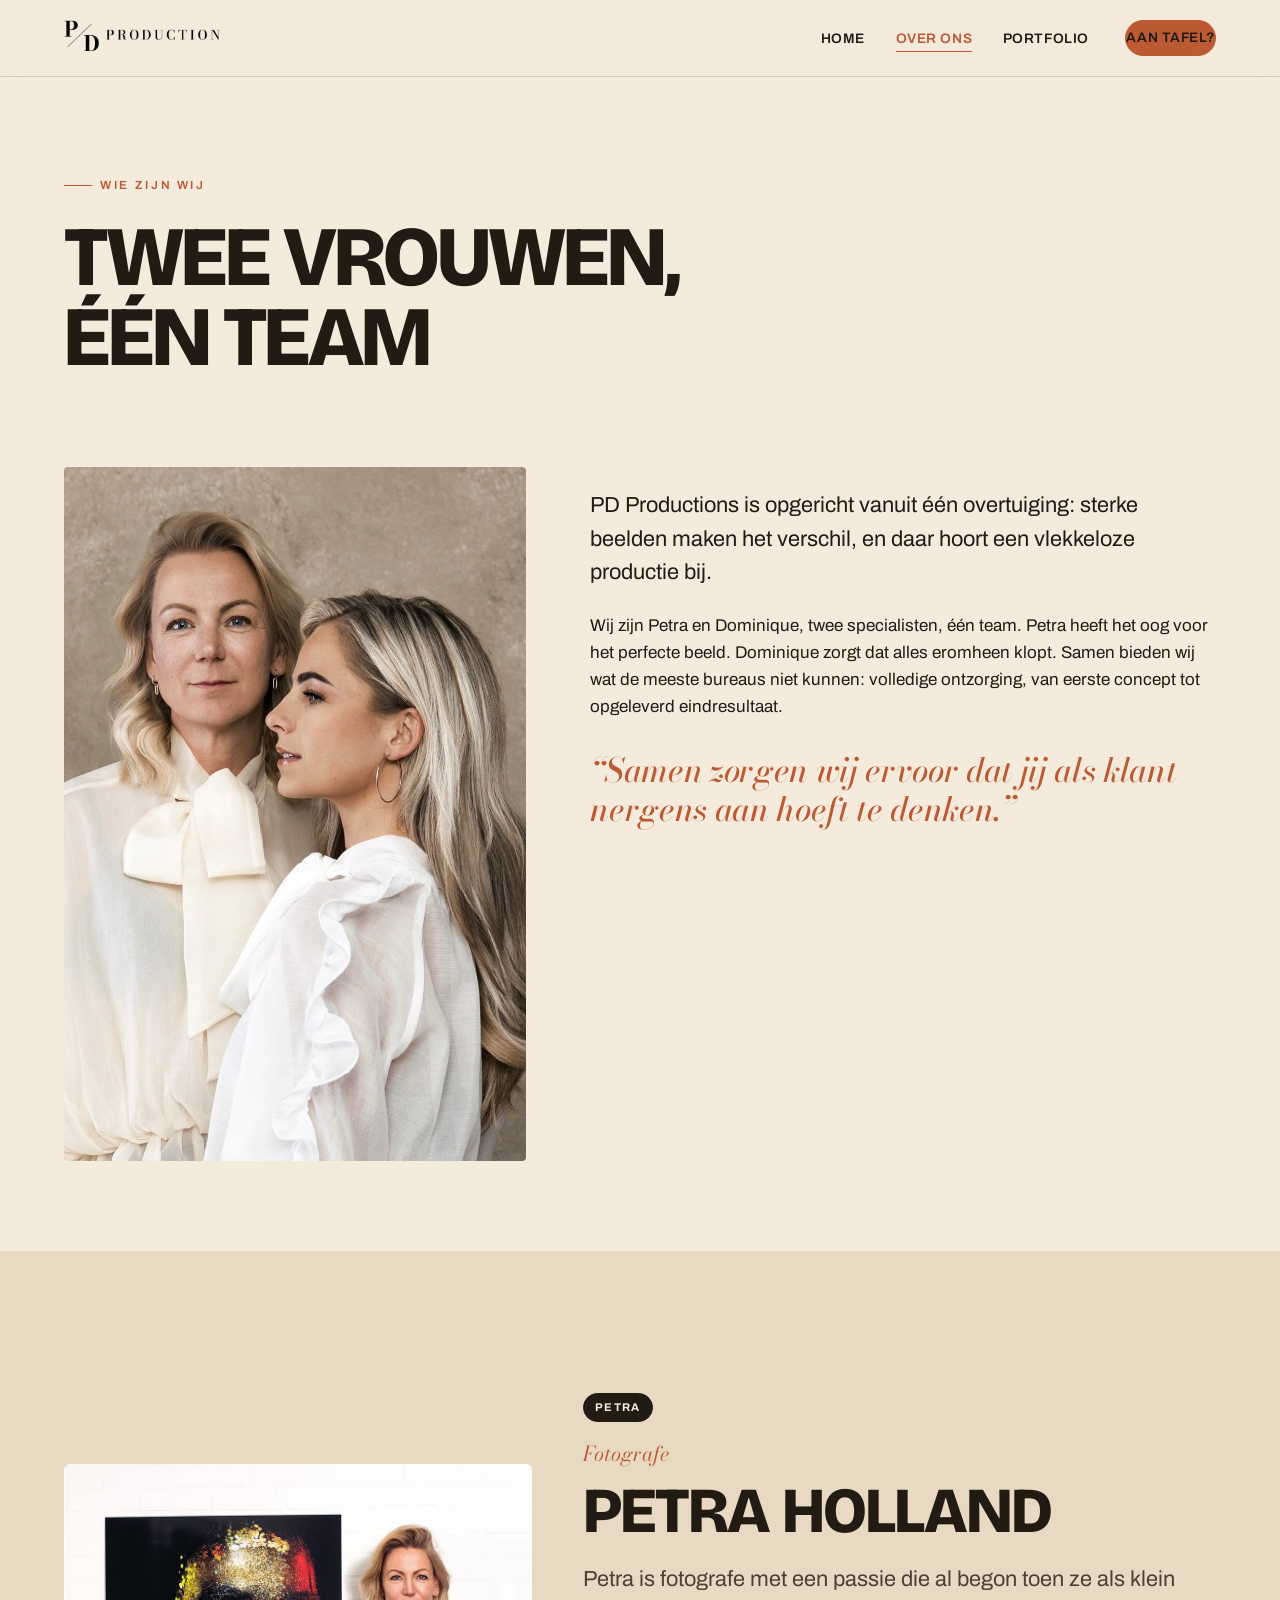
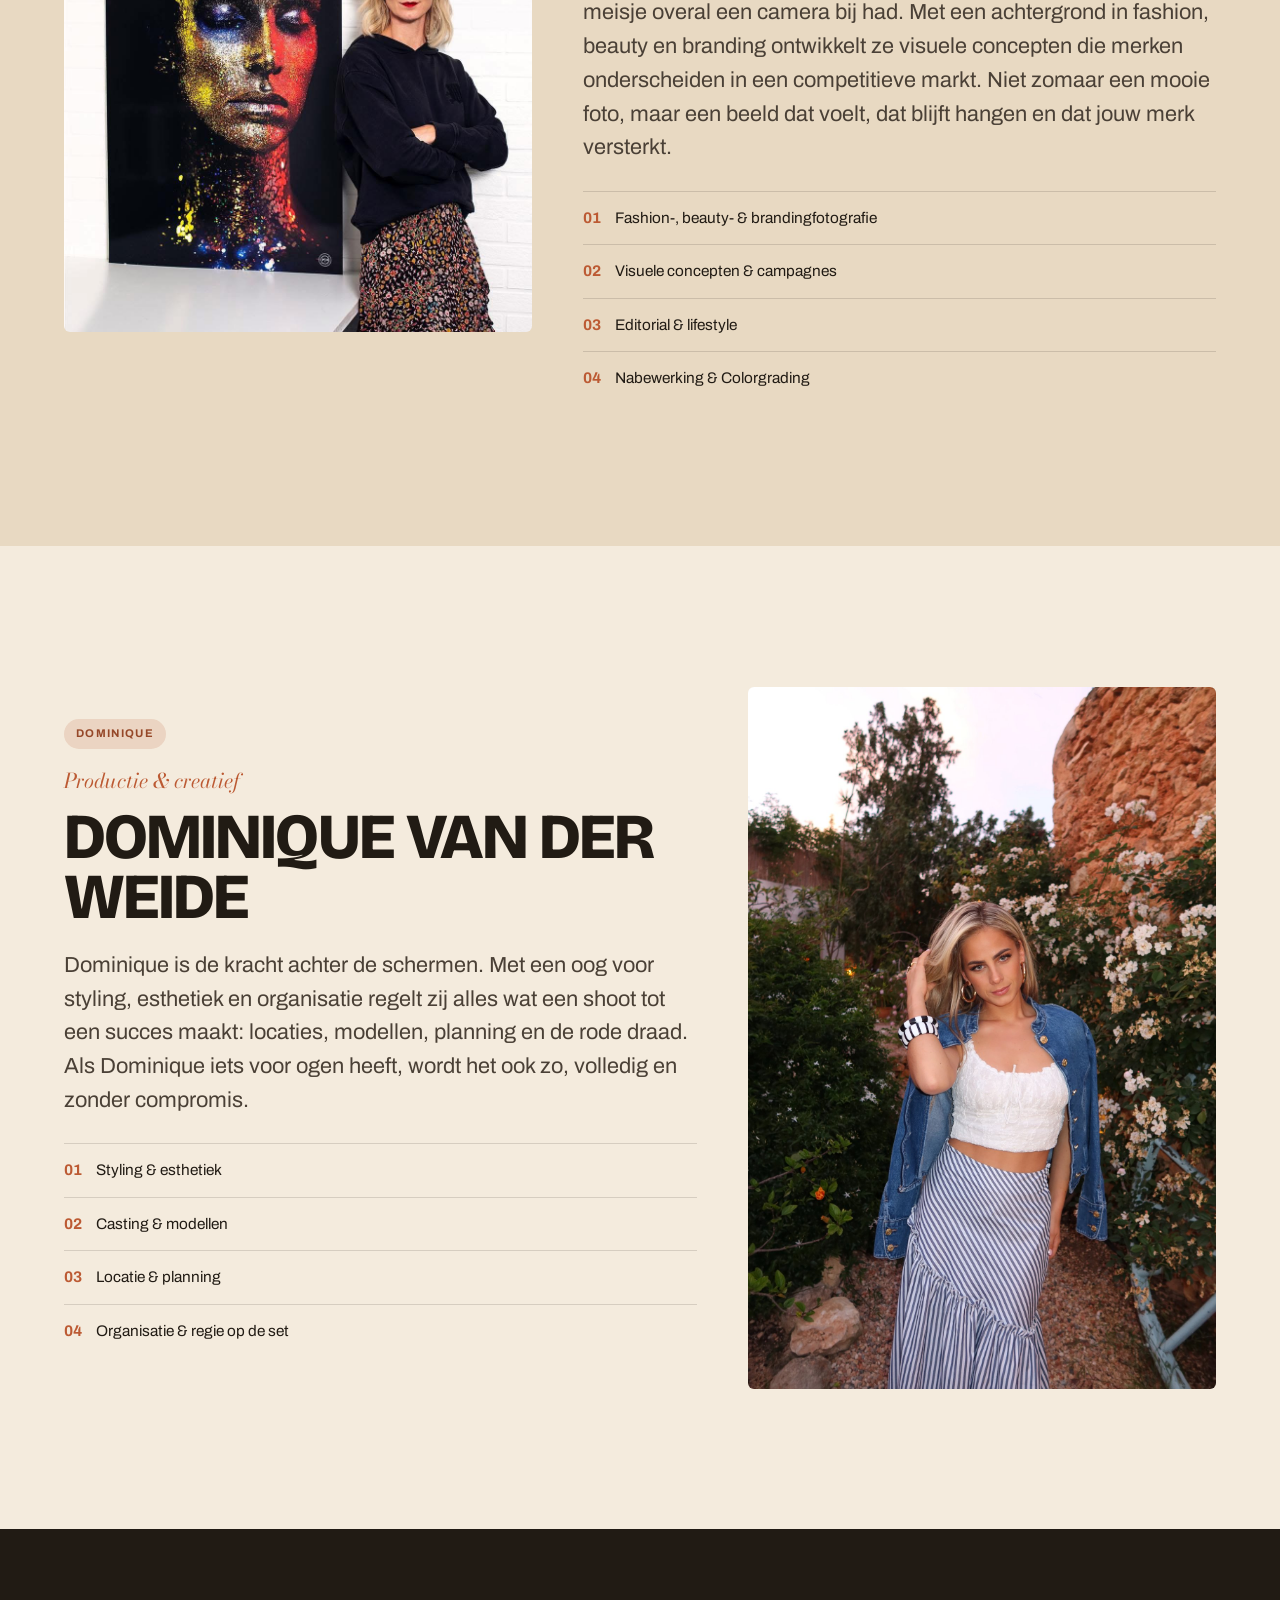
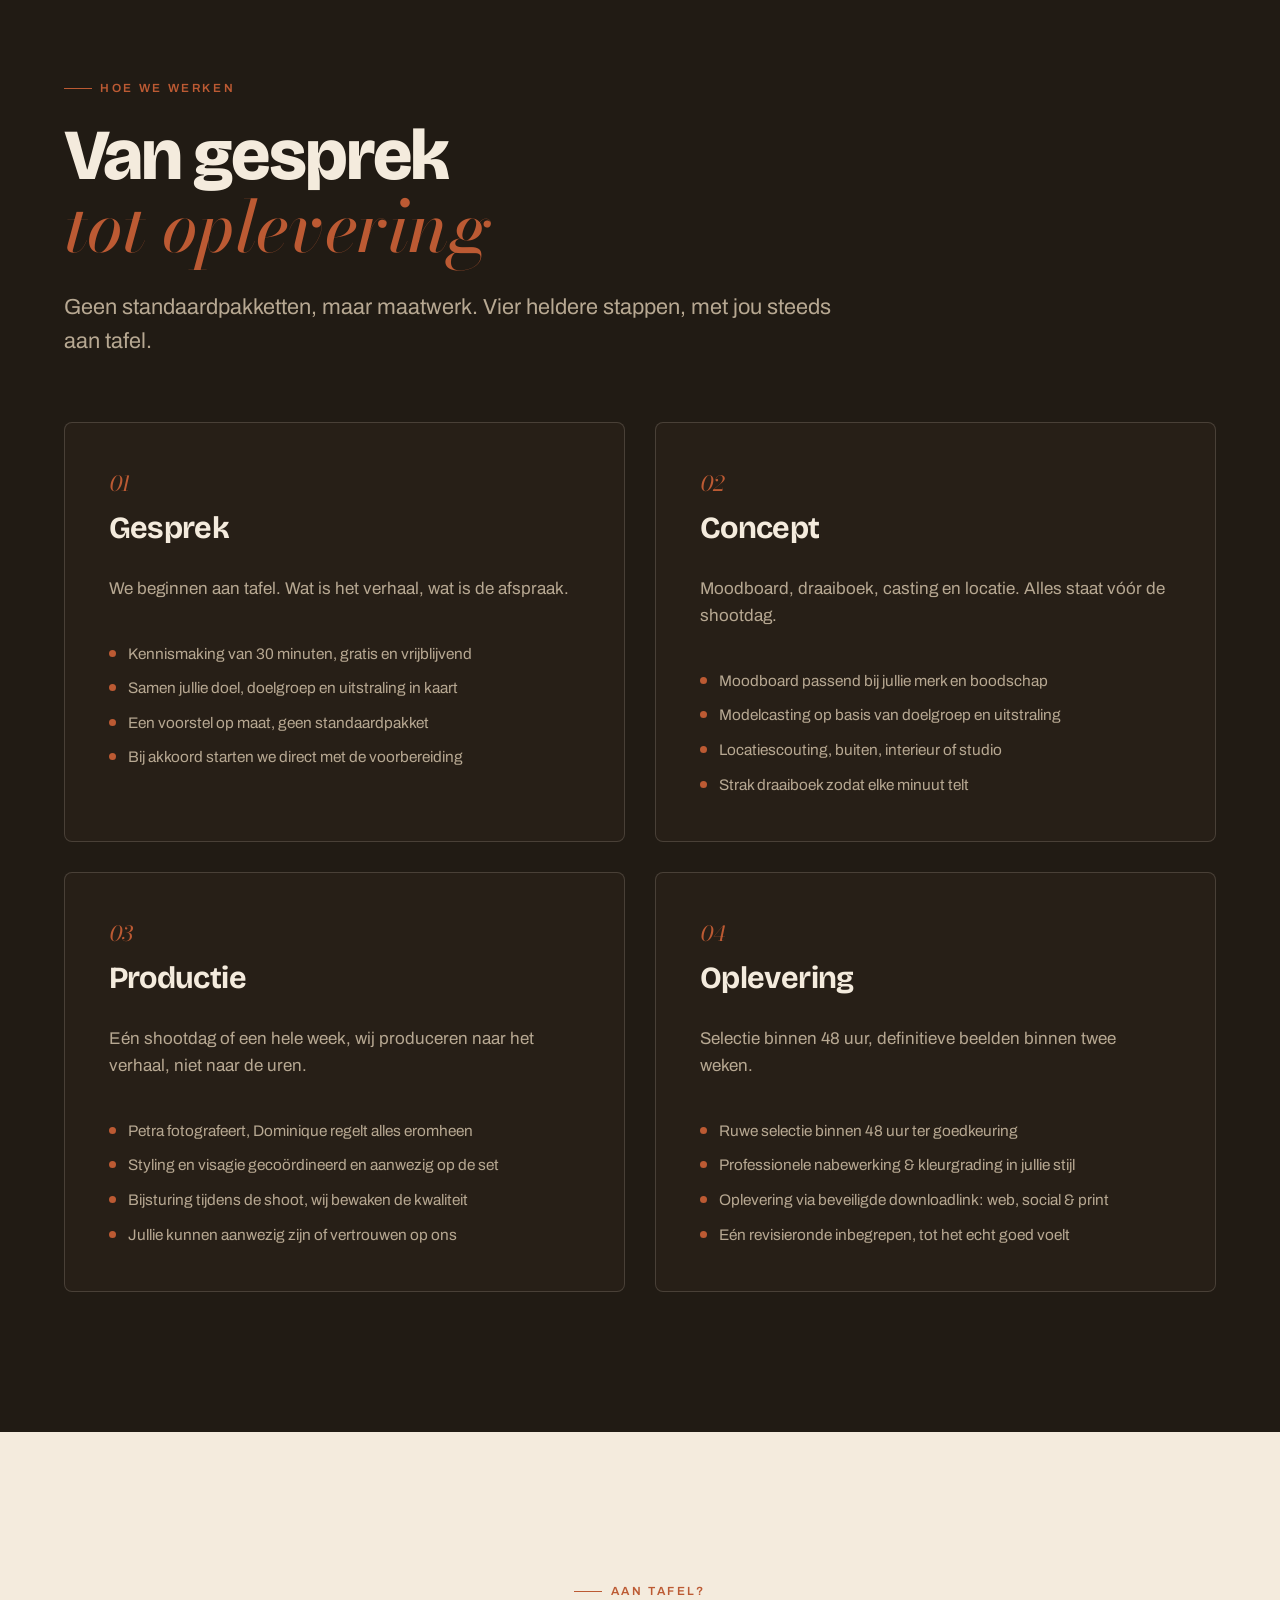
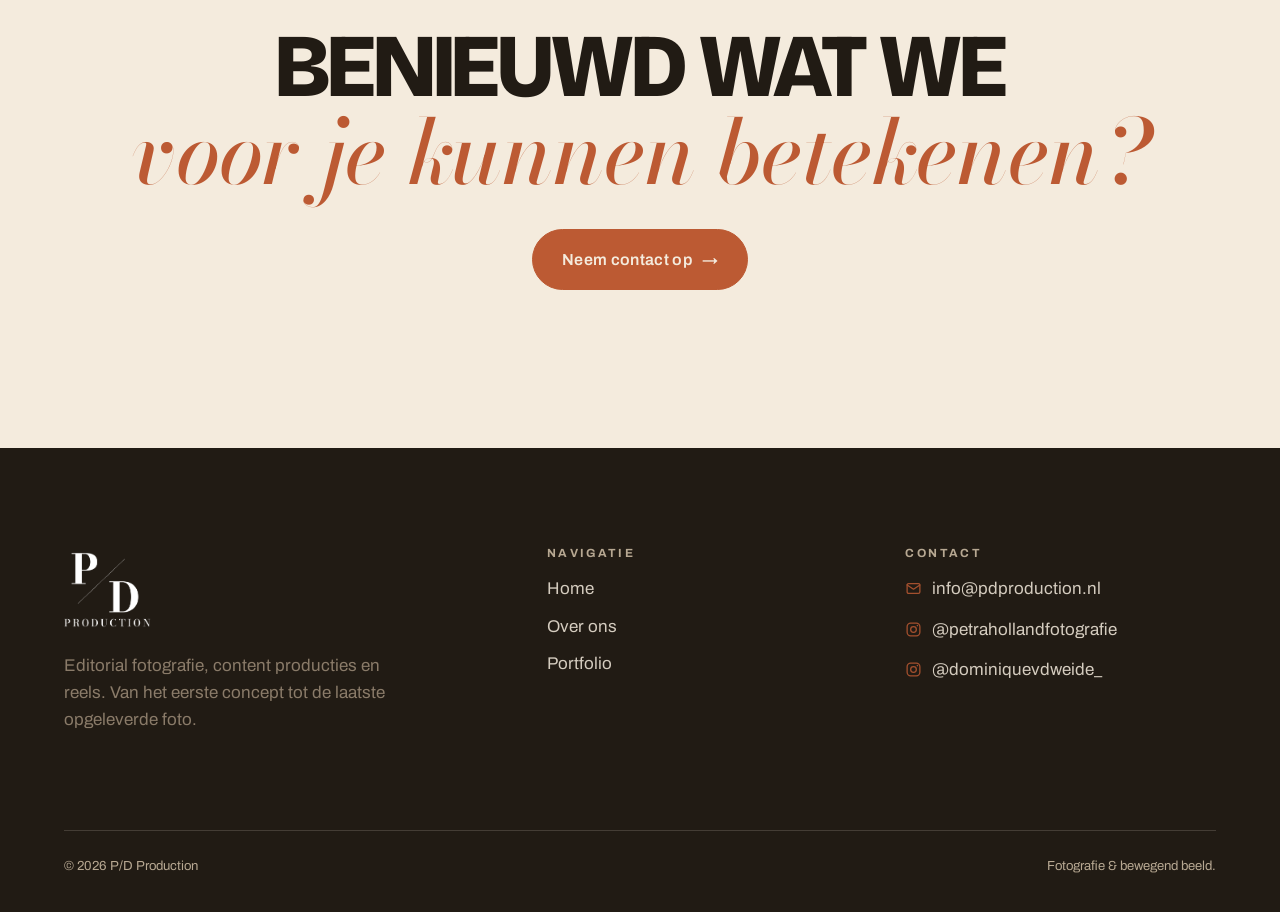
<file: over-ons.html>
<!DOCTYPE html>
<html lang="nl">
<head>
<meta charset="UTF-8" />
<meta name="viewport" content="width=device-width, initial-scale=1.0, viewport-fit=cover" />
<title>Over ons, P/D Production</title>
<meta name="description" content="P/D Production, Petra Holland (fotografe) en Dominique van der Weide (productie). Ons verhaal, onze rollen en hoe we werken." />
<link rel="preconnect" href="https://fonts.googleapis.com" />
<link rel="preconnect" href="https://fonts.gstatic.com" crossorigin />
<link href="https://fonts.googleapis.com/css2?family=Archivo:wght@400;500;600;700&family=Bodoni+Moda:ital,opsz,wght@0,6..96,500;0,6..96,600;1,6..96,500;1,6..96,600&family=Bricolage+Grotesque:opsz,wght@12..96,400;12..96,600;12..96,700;12..96,800&display=swap" rel="stylesheet" />
<link rel="stylesheet" href="styles.css" />
</head>
<body>

<header class="site-nav">
  <div class="container nav-inner">
    <a class="brand" href="index.html" aria-label="P/D Production, home"><img class="brand-logo" src="images/logo.png" alt="P/D Production" /></a>
    <button class="nav-toggle" aria-label="Menu" aria-expanded="false"><span></span></button>
    <ul class="nav-links">
      <li><a href="index.html">Home</a></li>
      <li><a href="over-ons.html" aria-current="page">Over ons</a></li>
      <li><a href="portfolio.html">Portfolio</a></li>
      <li class="nav-cta"><a class="btn btn--solid" href="contact.html">Aan tafel?</a></li>
    </ul>
  </div>
</header>

<main>

<!-- ============ HEADER ============ -->
<section class="section section--tight" data-screen-label="over-ons-header">
  <div class="container">
    <p class="eyebrow reveal">Wie zijn wij</p>
    <h1 class="page-title reveal" data-delay="1" style="max-width:16ch;">Twee vrouwen, één team</h1>
  </div>
</section>

<!-- ============ WIE ZIJN WIJ ============ -->
<section class="section section--tight" style="padding-top:0;">
  <div class="container">
    <div class="grid about-cols" style="gap:clamp(28px,5vw,72px); align-items:start;">
      <div class="about-portrait reveal"><img src="images/image2.jpeg" alt="Petra Holland en Dominique van der Weide" /></div>
      <div class="reveal" data-delay="1">
        <p class="lead" style="color:var(--ink);">PD Productions is opgericht vanuit één overtuiging: sterke beelden maken het verschil, en daar hoort een vlekkeloze productie bij.</p>
        <p style="margin-top:18px;">Wij zijn Petra en Dominique, twee specialisten, één team. Petra heeft het oog voor het perfecte beeld. Dominique zorgt dat alles eromheen klopt. Samen bieden wij wat de meeste bureaus niet kunnen: volledige ontzorging, van eerste concept tot opgeleverd eindresultaat.</p>
        <blockquote class="serif-accent" style="display:block;font-size:clamp(1.4rem,2.6vw,2.1rem);line-height:1.2;margin:30px 0 0;color:var(--accent);">“Samen zorgen wij ervoor dat jij als klant nergens aan hoeft te denken.”</blockquote>
      </div>
    </div>
  </div>
</section>

<!-- ============ PROFIEL, PETRA ============ -->
<section class="section section--sand" id="petra" data-screen-label="profiel-petra">
  <div class="container">
    <div class="profile">
      <div class="profile__photo reveal"><img src="images/petra.jpg" alt="Petra Holland" /></div>
      <div class="profile__text reveal" data-delay="1">
        <span class="tag tag--pet">Petra</span>
        <div class="profile__role" style="margin-top:16px;">Fotografe</div>
        <h2 class="profile__name">Petra Holland</h2>
        <p class="lead">Petra is fotografe met een passie die al begon toen ze als klein meisje overal een camera bij had. Met een achtergrond in fashion, beauty en branding ontwikkelt ze visuele concepten die merken onderscheiden in een competitieve markt. Niet zomaar een mooie foto, maar een beeld dat voelt, dat blijft hangen en dat jouw merk versterkt.</p>
        <ul class="profile__skills">
          <li><span>01</span><span>Fashion-, beauty- &amp; brandingfotografie</span></li>
          <li><span>02</span><span>Visuele concepten &amp; campagnes</span></li>
          <li><span>03</span><span>Editorial &amp; lifestyle</span></li>
          <li><span>04</span><span>Nabewerking &amp; Colorgrading</span></li>
        </ul>
      </div>
    </div>
  </div>
</section>

<!-- ============ PROFIEL, DOMINIQUE ============ -->
<section class="section" id="dominique" data-screen-label="profiel-dominique">
  <div class="container">
    <div class="profile profile--rev">
      <div class="profile__text reveal">
        <span class="tag tag--dom">Dominique</span>
        <div class="profile__role" style="margin-top:16px;">Productie &amp; creatief</div>
        <h2 class="profile__name">Dominique van der Weide</h2>
        <p class="lead">Dominique is de kracht achter de schermen. Met een oog voor styling, esthetiek en organisatie regelt zij alles wat een shoot tot een succes maakt: locaties, modellen, planning en de rode draad. Als Dominique iets voor ogen heeft, wordt het ook zo, volledig en zonder compromis.</p>
        <ul class="profile__skills">
          <li><span>01</span><span>Styling &amp; esthetiek</span></li>
          <li><span>02</span><span>Casting &amp; modellen</span></li>
          <li><span>03</span><span>Locatie &amp; planning</span></li>
          <li><span>04</span><span>Organisatie &amp; regie op de set</span></li>
        </ul>
      </div>
      <div class="profile__photo reveal" data-delay="1"><img src="images/dominique.jpg" alt="Dominique van der Weide" /></div>
    </div>
  </div>
</section>

<!-- ============ HOE WE WERKEN ============ -->
<section class="section section--dark" id="werkwijze" data-screen-label="werkwijze">
  <div class="container">
    <div class="sec-head">
      <div>
        <p class="eyebrow reveal">Hoe we werken</p>
        <h2 class="h-xl reveal" data-delay="1">Van gesprek<br /><span class="serif-accent">tot oplevering</span></h2>
      </div>
      <p class="lead measure reveal" data-delay="2">Geen standaardpakketten, maar maatwerk. Vier heldere stappen, met jou steeds aan tafel.</p>
    </div>

    <div class="svc-grid">
      <article class="svc reveal">
        <div class="svc__num">01</div>
        <h3 class="svc__title">Gesprek</h3>
        <p class="muted">We beginnen aan tafel. Wat is het verhaal, wat is de afspraak.</p>
        <ul class="svc__list">
          <li>Kennismaking van 30 minuten, gratis en vrijblijvend</li>
          <li>Samen jullie doel, doelgroep en uitstraling in kaart</li>
          <li>Een voorstel op maat, geen standaardpakket</li>
          <li>Bij akkoord starten we direct met de voorbereiding</li>
        </ul>
      </article>

      <article class="svc reveal" data-delay="1">
        <div class="svc__num">02</div>
        <h3 class="svc__title">Concept</h3>
        <p class="muted">Moodboard, draaiboek, casting en locatie. Alles staat vóór de shootdag.</p>
        <ul class="svc__list">
          <li>Moodboard passend bij jullie merk en boodschap</li>
          <li>Modelcasting op basis van doelgroep en uitstraling</li>
          <li>Locatiescouting, buiten, interieur of studio</li>
          <li>Strak draaiboek zodat elke minuut telt</li>
        </ul>
      </article>

      <article class="svc reveal">
        <div class="svc__num">03</div>
        <h3 class="svc__title">Productie</h3>
        <p class="muted">Eén shootdag of een hele week, wij produceren naar het verhaal, niet naar de uren.</p>
        <ul class="svc__list">
          <li>Petra fotografeert, Dominique regelt alles eromheen</li>
          <li>Styling en visagie gecoördineerd en aanwezig op de set</li>
          <li>Bijsturing tijdens de shoot, wij bewaken de kwaliteit</li>
          <li>Jullie kunnen aanwezig zijn of vertrouwen op ons</li>
        </ul>
      </article>

      <article class="svc reveal" data-delay="1">
        <div class="svc__num">04</div>
        <h3 class="svc__title">Oplevering</h3>
        <p class="muted">Selectie binnen 48 uur, definitieve beelden binnen twee weken.</p>
        <ul class="svc__list">
          <li>Ruwe selectie binnen 48 uur ter goedkeuring</li>
          <li>Professionele nabewerking &amp; kleurgrading in jullie stijl</li>
          <li>Oplevering via beveiligde downloadlink: web, social &amp; print</li>
          <li>Eén revisieronde inbegrepen, tot het echt goed voelt</li>
        </ul>
      </article>
    </div>
  </div>
</section>

<!-- ============ CTA ============ -->
<section class="section cta">
  <div class="container">
    <p class="eyebrow eyebrow--center reveal">Aan tafel?</p>
    <h2 class="cta__title reveal" data-delay="1">Benieuwd wat we<br /><span class="serif-accent">voor je kunnen betekenen?</span></h2>
    <p class="reveal" data-delay="2" style="margin-top:32px;"><a class="btn btn--solid btn--lg" href="contact.html">Neem contact op <span class="arrow" aria-hidden="true">→</span></a></p>
  </div>
</section>

</main>

<footer class="site-footer">
  <div class="container">
    <div class="footer-grid">
      <div>
        <img class="footer-logo" src="images/logo-white.png" alt="P/D Production" />
        <p class="muted" style="max-width:34ch;margin-top:20px;">Editorial fotografie, content producties en reels. Van het eerste concept tot de laatste opgeleverde foto.</p>
      </div>
      <div class="footer-col">
        <h4>Navigatie</h4>
        <ul>
          <li><a href="index.html">Home</a></li>
          <li><a href="over-ons.html">Over ons</a></li>
          <li><a href="portfolio.html">Portfolio</a></li>
            </ul>
      </div>
      <div class="footer-col">
        <h4>Contact</h4>
        <ul class="contact-list">
          <li><a href="mailto:info@pdproduction.nl"><svg viewBox="0 0 24 24" fill="none" stroke="currentColor" stroke-width="1.8" stroke-linecap="round" stroke-linejoin="round"><rect x="3" y="5" width="18" height="14" rx="2"/><path d="m3 7 9 6 9-6"/></svg>info@pdproduction.nl</a></li>
          <li><a href="https://instagram.com/petrahollandfotografie" target="_blank" rel="noopener"><svg viewBox="0 0 24 24" fill="none" stroke="currentColor" stroke-width="1.8" stroke-linecap="round" stroke-linejoin="round"><rect x="3" y="3" width="18" height="18" rx="5"/><circle cx="12" cy="12" r="4"/><circle cx="17.5" cy="6.5" r="1.1" fill="currentColor" stroke="none"/></svg>@petrahollandfotografie</a></li>
          <li><a href="https://instagram.com/dominiquevdweide_" target="_blank" rel="noopener"><svg viewBox="0 0 24 24" fill="none" stroke="currentColor" stroke-width="1.8" stroke-linecap="round" stroke-linejoin="round"><rect x="3" y="3" width="18" height="18" rx="5"/><circle cx="12" cy="12" r="4"/><circle cx="17.5" cy="6.5" r="1.1" fill="currentColor" stroke="none"/></svg>@dominiquevdweide_</a></li>
        </ul>
      </div>
    </div>
    <div class="footer-bottom">
      <span>© <span data-year>2026</span> P/D Production</span>
      <span>Fotografie &amp; bewegend beeld.</span>
    </div>
  </div>
</footer>

<script src="site.js"></script>
<script src="tweaks.js"></script>
</body>
</html>
</file>
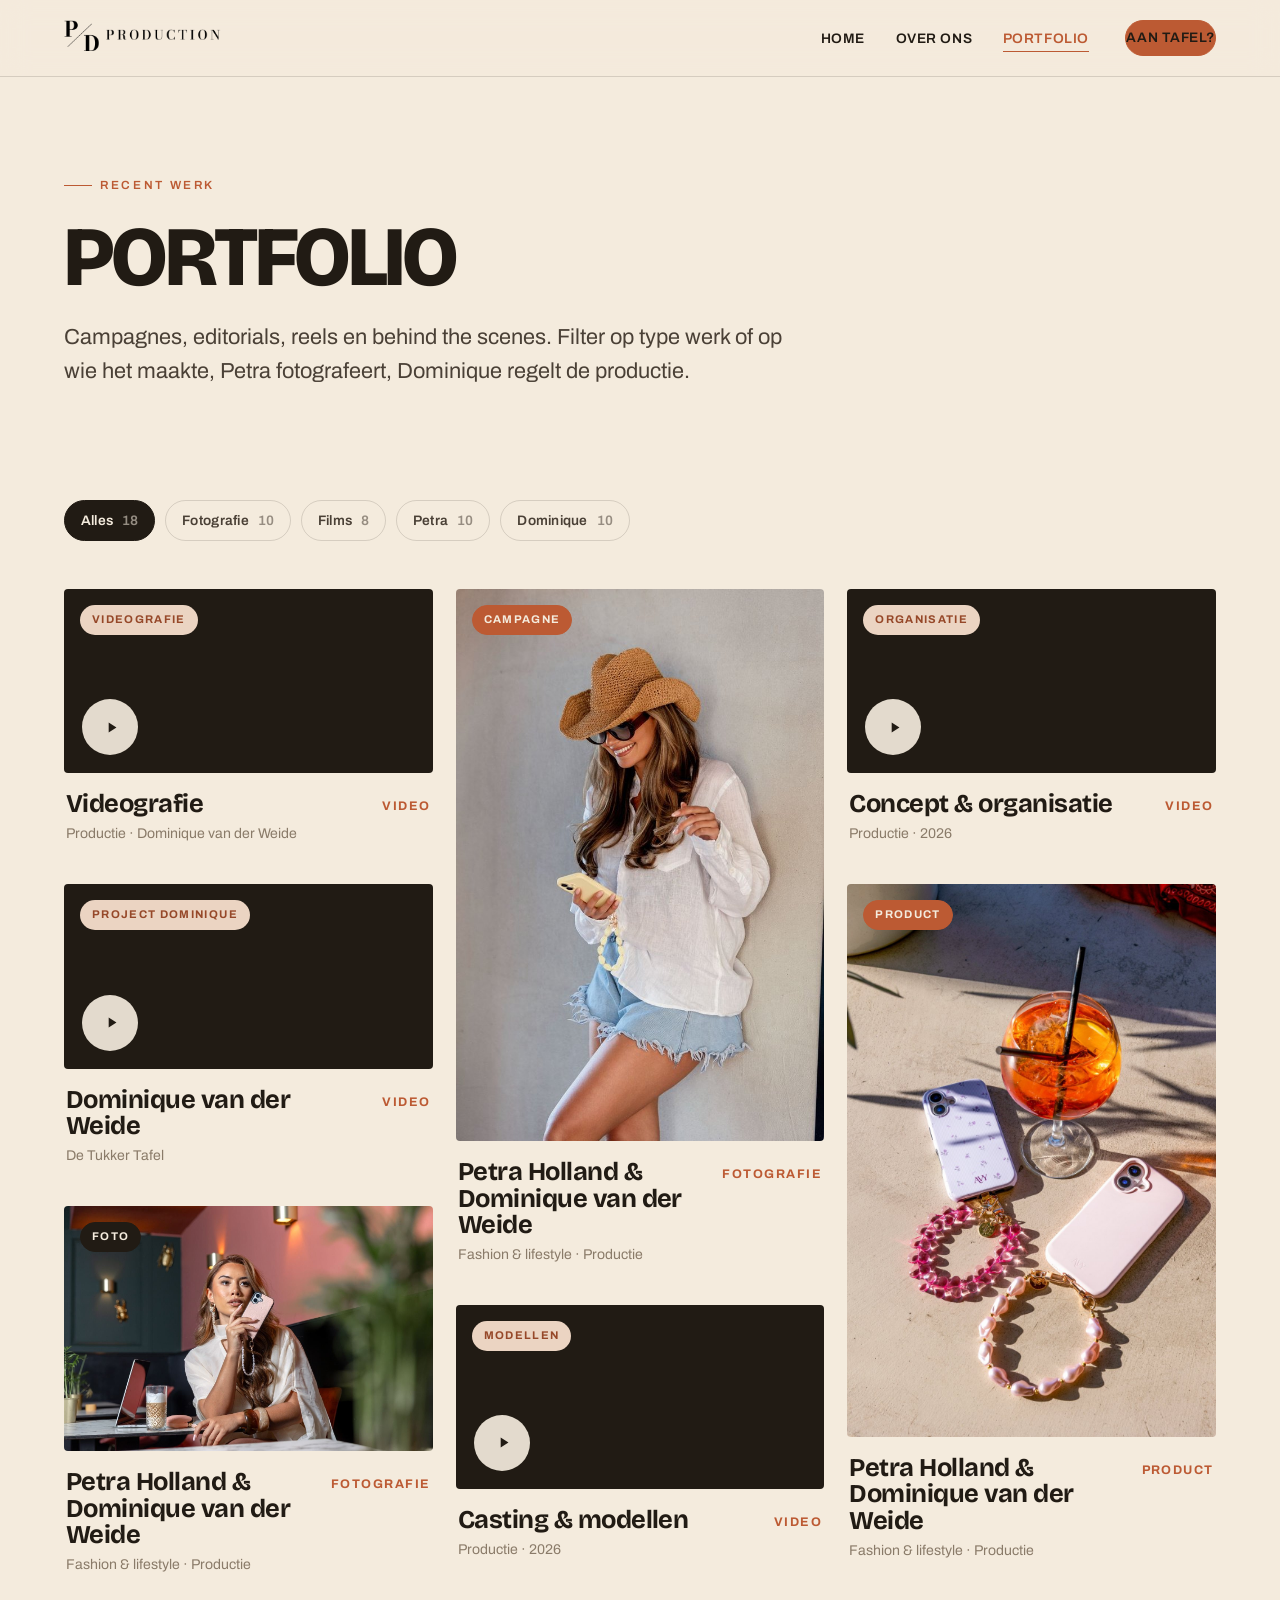
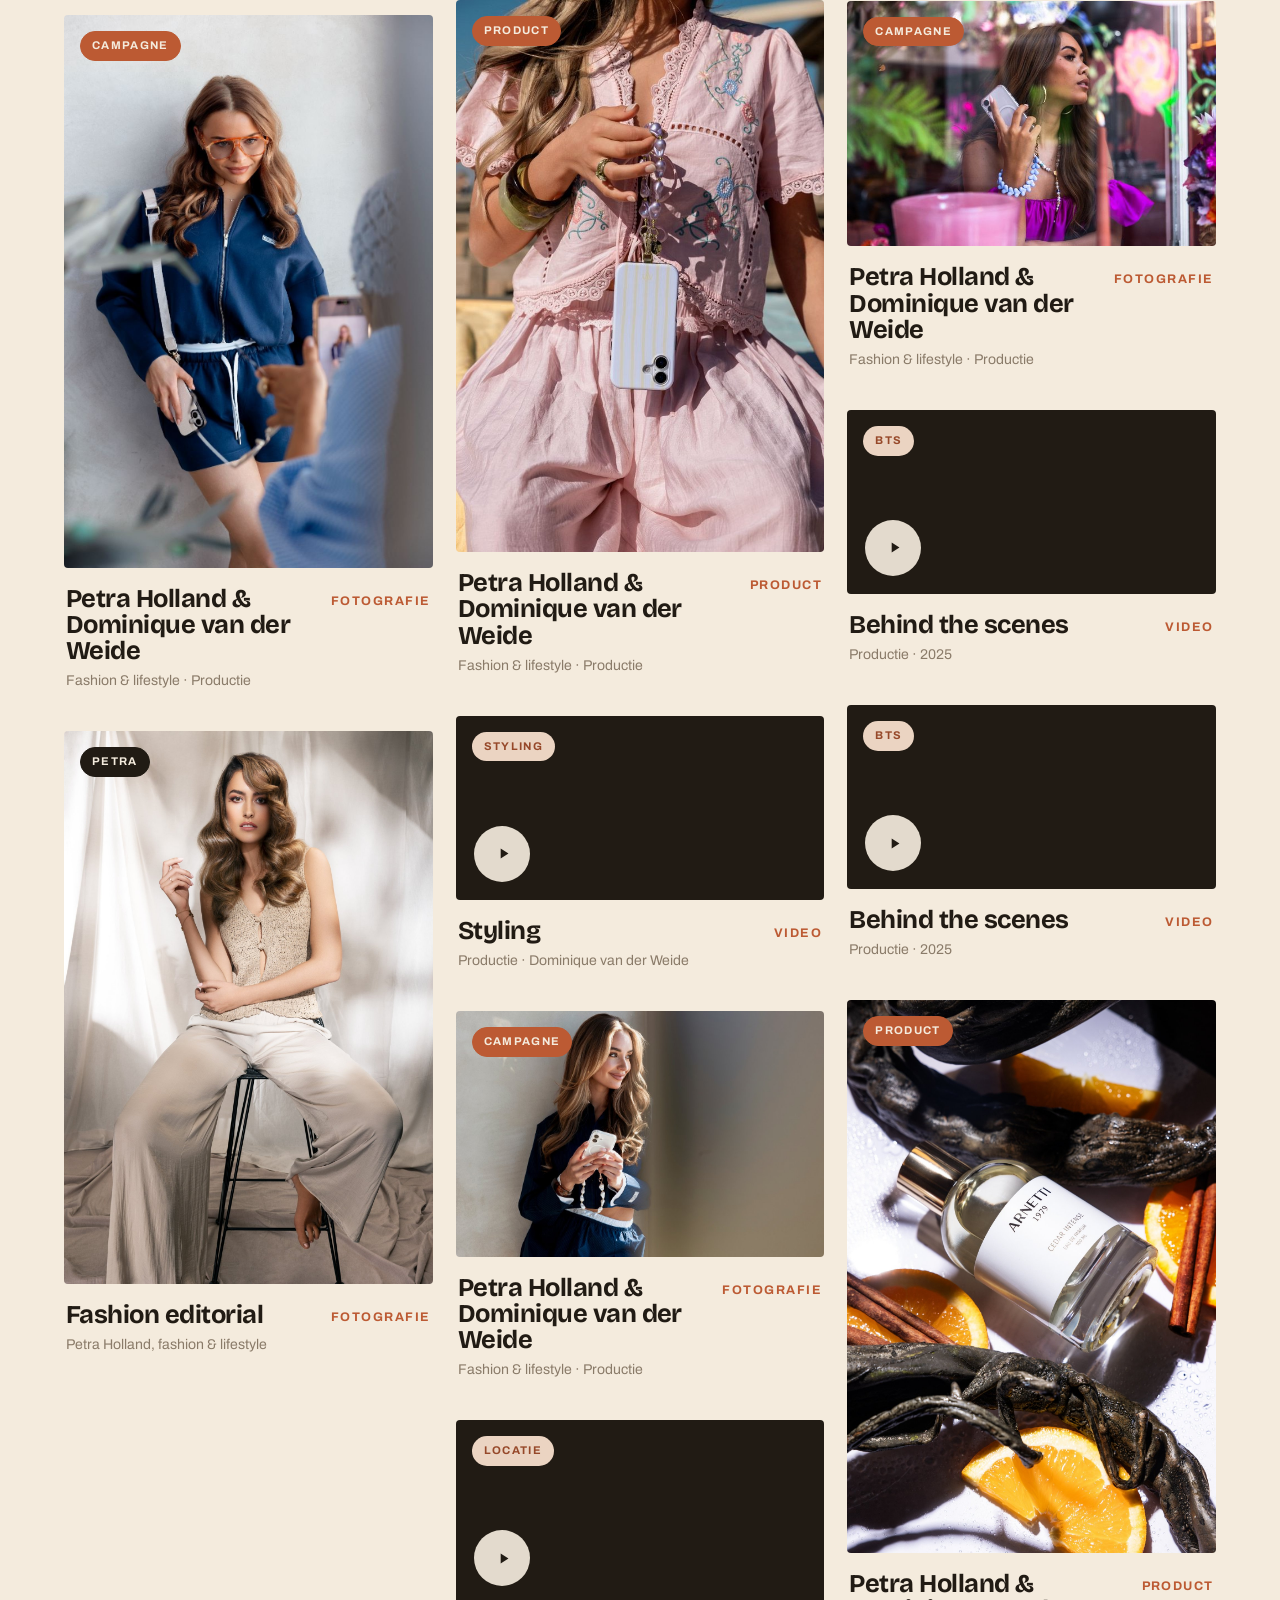
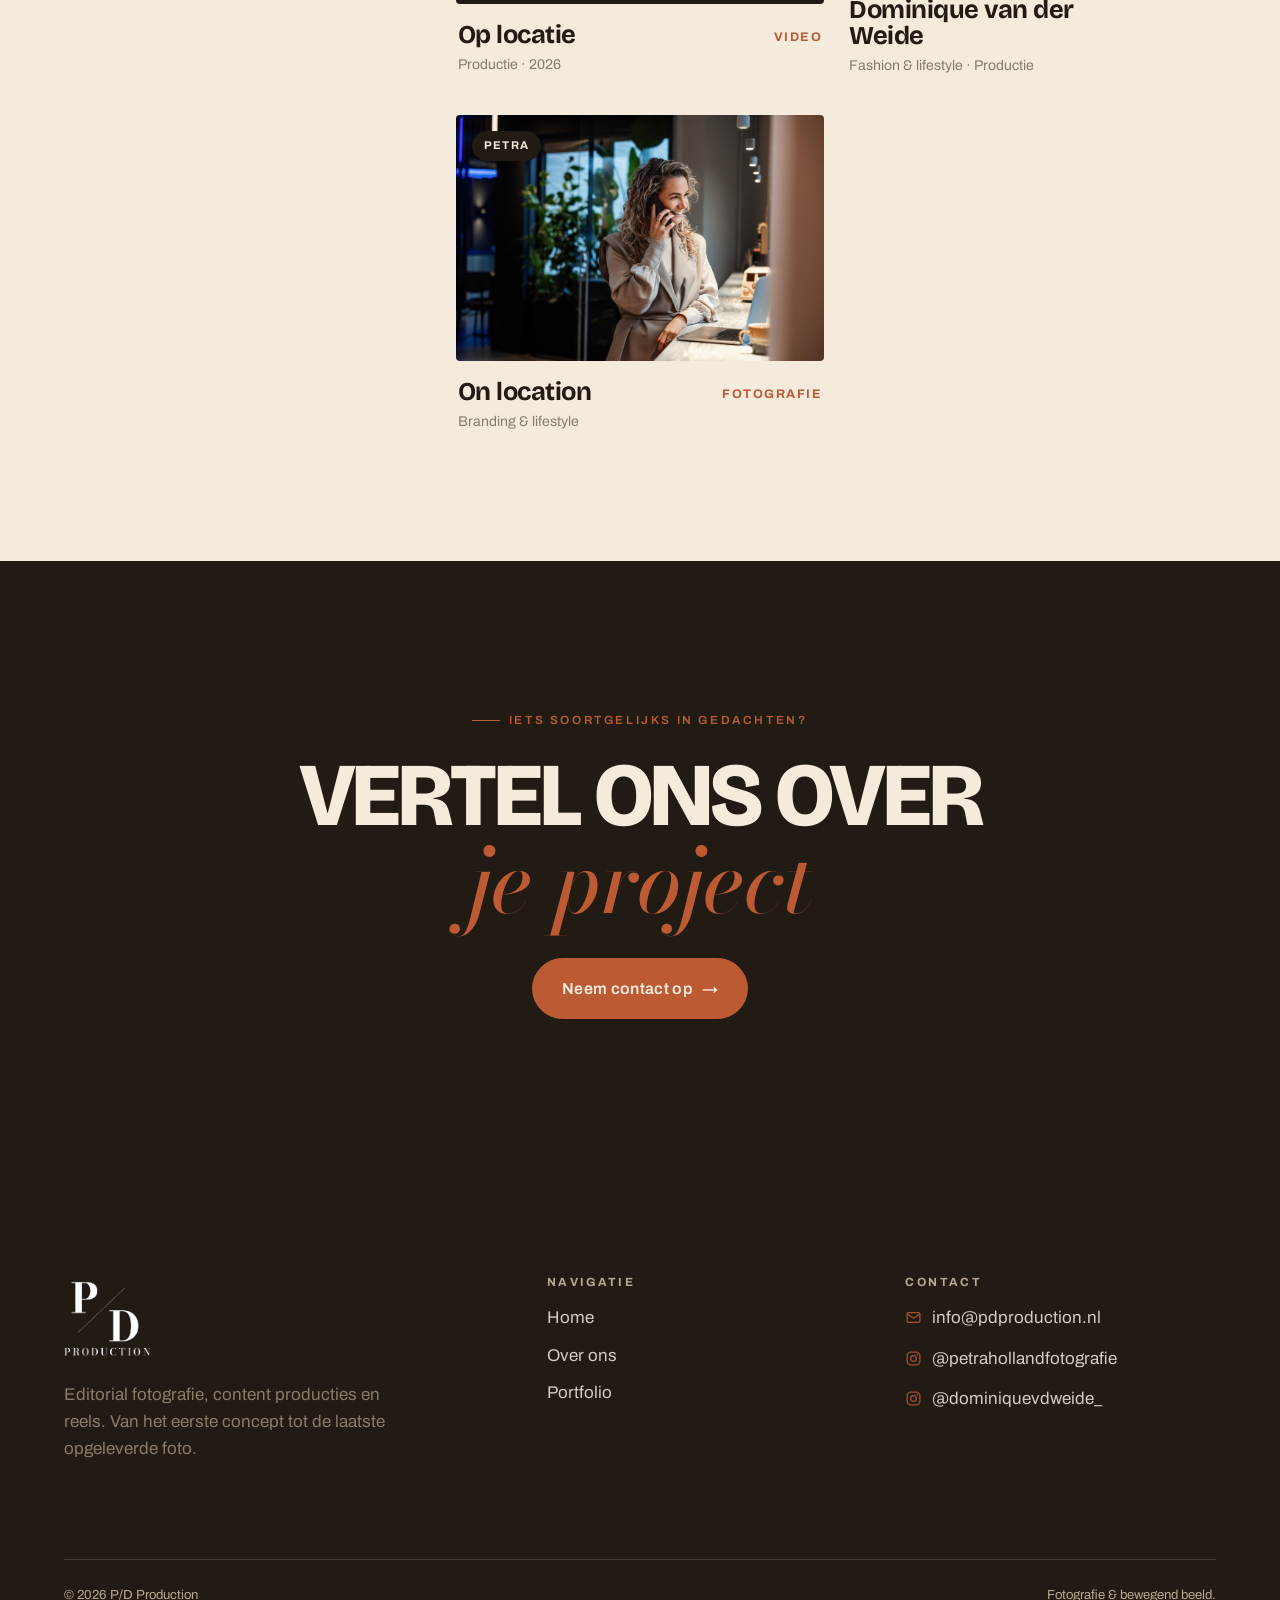
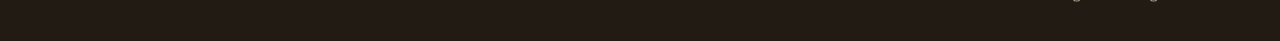
<file: portfolio.html>
<!DOCTYPE html>
<html lang="nl">
<head>
<meta charset="UTF-8" />
<meta name="viewport" content="width=device-width, initial-scale=1.0, viewport-fit=cover" />
<title>Portfolio, P/D Production</title>
<meta name="description" content="Recent werk van P/D Production: editorial fotografie, campagnes, reels en behind the scenes. Filter op type of op maker." />
<link rel="preconnect" href="https://fonts.googleapis.com" />
<link rel="preconnect" href="https://fonts.gstatic.com" crossorigin />
<link href="https://fonts.googleapis.com/css2?family=Archivo:wght@400;500;600;700&family=Bodoni+Moda:ital,opsz,wght@0,6..96,500;0,6..96,600;1,6..96,500;1,6..96,600&family=Bricolage+Grotesque:opsz,wght@12..96,400;12..96,600;12..96,700;12..96,800&display=swap" rel="stylesheet" />
<link rel="stylesheet" href="styles.css" />
</head>
<body>

<header class="site-nav">
  <div class="container nav-inner">
    <a class="brand" href="index.html" aria-label="P/D Production, home"><img class="brand-logo" src="images/logo.png" alt="P/D Production" /></a>
    <button class="nav-toggle" aria-label="Menu" aria-expanded="false"><span></span></button>
    <ul class="nav-links">
      <li><a href="index.html">Home</a></li>
      <li><a href="over-ons.html">Over ons</a></li>
      <li><a href="portfolio.html" aria-current="page">Portfolio</a></li>
      <li class="nav-cta"><a class="btn btn--solid" href="contact.html">Aan tafel?</a></li>
    </ul>
  </div>
</header>

<main>

<section class="section section--tight" data-screen-label="portfolio-header">
  <div class="container">
    <p class="eyebrow reveal">Recent werk</p>
    <h1 class="page-title reveal" data-delay="1" style="max-width:13ch;">Portfolio</h1>
    <p class="lead reveal" data-delay="2" style="margin-top:24px;">Campagnes, editorials, reels en behind the scenes. Filter op type werk of op wie het maakte, Petra fotografeert, Dominique regelt de productie.</p>
  </div>
</section>

<section class="section section--tight" style="padding-top:0;" data-screen-label="portfolio-galerij">
  <div class="container">

    <div class="filters reveal" role="group" aria-label="Filter werk">
      <button class="filter" data-filter="alles" aria-pressed="true">Alles <span class="count"></span></button>
      <button class="filter" data-filter="foto" aria-pressed="false">Fotografie <span class="count"></span></button>
      <button class="filter" data-filter="video" aria-pressed="false">Films <span class="count"></span></button>
      <button class="filter" data-filter="petra" aria-pressed="false">Petra <span class="count"></span></button>
      <button class="filter" data-filter="dominique" aria-pressed="false">Dominique <span class="count"></span></button>
    </div>

    <div class="pf-masonry" id="gallery">

      <article class="m-item proj" data-cat="video" data-people="dominique">
        <div class="proj__media is-video">
          <div class="proj__tags"><span class="tag tag--dom">Videografie</span></div>
          <button class="proj__play" aria-label="Speel video af"><svg viewBox="0 0 24 24" fill="currentColor"><path d="M8 5v14l11-7z"/></svg></button>
          <video class="pf-video" src="videos/videografie.mp4#t=0.1" preload="metadata" playsinline muted></video>
        </div>
        <div class="proj__body"><div><div class="proj__title">Videografie</div><div class="proj__meta">Productie · Dominique van der Weide</div></div><span class="proj__cat">Video</span></div>
      </article>

      <article class="m-item proj" data-cat="video" data-people="dominique">
        <div class="proj__media is-video">
          <div class="proj__tags"><span class="tag tag--dom">Project Dominique</span></div>
          <button class="proj__play" aria-label="Speel video af"><svg viewBox="0 0 24 24" fill="currentColor"><path d="M8 5v14l11-7z"/></svg></button>
          <video class="pf-video" src="videos/tukkertafel.mp4#t=0.1" preload="metadata" playsinline muted></video>
        </div>
        <div class="proj__body"><div><div class="proj__title">Dominique van der Weide</div><div class="proj__meta">De Tukker Tafel</div></div><span class="proj__cat">Video</span></div>
      </article>

      <article class="m-item proj" data-cat="foto" data-people="petra dominique">
        <div class="proj__media">
          <div class="proj__tags"><span class="tag tag--accent" style="background:var(--ink);border-color:var(--ink);">Foto</span></div>
          <img src="images/image11.jpeg" alt="Petra Holland, fashion &amp; lifestyle" />
        </div>
        <div class="proj__body"><div><div class="proj__title">Petra Holland &amp; Dominique van der Weide</div><div class="proj__meta">Fashion &amp; lifestyle · Productie</div></div><span class="proj__cat">Fotografie</span></div>
      </article>

      <article class="m-item proj" data-cat="foto" data-people="petra dominique">
        <div class="proj__media">
          <div class="proj__tags"><span class="tag tag--accent">Campagne</span></div>
          <img src="images/image5.jpeg" alt="Petra Holland, fashion &amp; lifestyle" />
        </div>
        <div class="proj__body"><div><div class="proj__title">Petra Holland &amp; Dominique van der Weide</div><div class="proj__meta">Fashion &amp; lifestyle · Productie</div></div><span class="proj__cat">Fotografie</span></div>
      </article>

      <article class="m-item proj" data-cat="foto" data-people="petra">
        <div class="proj__media">
          <div class="proj__tags"><span class="tag tag--pet">Petra</span></div>
          <img src="images/image17.jpeg" alt="Fashion editorial" />
        </div>
        <div class="proj__body"><div><div class="proj__title">Fashion editorial</div><div class="proj__meta">Petra Holland, fashion &amp; lifestyle</div></div><span class="proj__cat">Fotografie</span></div>
      </article>

      <article class="m-item proj" data-cat="foto" data-people="petra">
        <div class="proj__media">
          <div class="proj__tags"><span class="tag tag--accent">Campagne</span></div>
          <img src="images/image7.jpeg" alt="Petra Holland, fashion &amp; lifestyle" />
        </div>
        <div class="proj__body"><div><div class="proj__title">Petra Holland &amp; Dominique van der Weide</div><div class="proj__meta">Fashion &amp; lifestyle · Productie</div></div><span class="proj__cat">Fotografie</span></div>
      </article>

      <article class="m-item proj" data-cat="video" data-people="dominique">
        <div class="proj__media is-video">
          <div class="proj__tags"><span class="tag tag--dom">Modellen</span></div>
          <button class="proj__play" aria-label="Speel video af"><svg viewBox="0 0 24 24" fill="currentColor"><path d="M8 5v14l11-7z"/></svg></button>
          <video class="pf-video" src="videos/modellen.mp4#t=0.1" preload="metadata" playsinline muted></video>
        </div>
        <div class="proj__body"><div><div class="proj__title">Casting &amp; modellen</div><div class="proj__meta">Productie · 2026</div></div><span class="proj__cat">Video</span></div>
      </article>

      <article class="m-item proj" data-cat="foto" data-people="petra">
        <div class="proj__media">
          <div class="proj__tags"><span class="tag tag--accent">Product</span></div>
          <img src="images/image8.jpeg" alt="Petra Holland, fashion &amp; lifestyle" />
        </div>
        <div class="proj__body"><div><div class="proj__title">Petra Holland &amp; Dominique van der Weide</div><div class="proj__meta">Fashion &amp; lifestyle · Productie</div></div><span class="proj__cat">Product</span></div>
      </article>

      <article class="m-item proj" data-cat="video" data-people="dominique">
        <div class="proj__media is-video">
          <div class="proj__tags"><span class="tag tag--dom">Styling</span></div>
          <button class="proj__play" aria-label="Speel video af"><svg viewBox="0 0 24 24" fill="currentColor"><path d="M8 5v14l11-7z"/></svg></button>
          <video class="pf-video" src="videos/styling.mp4#t=0.1" preload="metadata" playsinline></video>
        </div>
        <div class="proj__body"><div><div class="proj__title">Styling</div><div class="proj__meta">Productie · Dominique van der Weide</div></div><span class="proj__cat">Video</span></div>
      </article>

      <article class="m-item proj" data-cat="foto" data-people="petra">
        <div class="proj__media">
          <div class="proj__tags"><span class="tag tag--accent">Campagne</span></div>
          <img src="images/image9.jpeg" alt="Petra Holland, fashion &amp; lifestyle" />
        </div>
        <div class="proj__body"><div><div class="proj__title">Petra Holland &amp; Dominique van der Weide</div><div class="proj__meta">Fashion &amp; lifestyle · Productie</div></div><span class="proj__cat">Fotografie</span></div>
      </article>

      <article class="m-item proj" data-cat="video" data-people="dominique">
        <div class="proj__media is-video">
          <div class="proj__tags"><span class="tag tag--dom">Locatie</span></div>
          <button class="proj__play" aria-label="Speel video af"><svg viewBox="0 0 24 24" fill="currentColor"><path d="M8 5v14l11-7z"/></svg></button>
          <video class="pf-video" src="videos/locatie.mp4#t=0.1" preload="metadata" playsinline muted></video>
        </div>
        <div class="proj__body"><div><div class="proj__title">Op locatie</div><div class="proj__meta">Productie · 2026</div></div><span class="proj__cat">Video</span></div>
      </article>

      <article class="m-item proj" data-cat="foto" data-people="petra">
        <div class="proj__media">
          <div class="proj__tags"><span class="tag tag--pet">Petra</span></div>
          <img src="images/image18.jpeg" alt="Branding op locatie" />
        </div>
        <div class="proj__body"><div><div class="proj__title">On location</div><div class="proj__meta">Branding &amp; lifestyle</div></div><span class="proj__cat">Fotografie</span></div>
      </article>

      <article class="m-item proj" data-cat="video" data-people="dominique">
        <div class="proj__media is-video">
          <div class="proj__tags"><span class="tag tag--dom">Organisatie</span></div>
          <button class="proj__play" aria-label="Speel video af"><svg viewBox="0 0 24 24" fill="currentColor"><path d="M8 5v14l11-7z"/></svg></button>
          <video class="pf-video" src="videos/organisatie.mp4#t=0.1" preload="metadata" playsinline muted></video>
        </div>
        <div class="proj__body"><div><div class="proj__title">Concept &amp; organisatie</div><div class="proj__meta">Productie · 2026</div></div><span class="proj__cat">Video</span></div>
      </article>

      <article class="m-item proj" data-cat="foto" data-people="petra">
        <div class="proj__media">
          <div class="proj__tags"><span class="tag tag--accent">Product</span></div>
          <img src="images/image20.jpeg" alt="Petra Holland, fashion &amp; lifestyle" />
        </div>
        <div class="proj__body"><div><div class="proj__title">Petra Holland &amp; Dominique van der Weide</div><div class="proj__meta">Fashion &amp; lifestyle · Productie</div></div><span class="proj__cat">Product</span></div>
      </article>

      <article class="m-item proj" data-cat="foto" data-people="petra">
        <div class="proj__media">
          <div class="proj__tags"><span class="tag tag--accent">Campagne</span></div>
          <img src="images/image10.jpeg" alt="Petra Holland, fashion &amp; lifestyle" />
        </div>
        <div class="proj__body"><div><div class="proj__title">Petra Holland &amp; Dominique van der Weide</div><div class="proj__meta">Fashion &amp; lifestyle · Productie</div></div><span class="proj__cat">Fotografie</span></div>
      </article>

      <article class="m-item proj" data-cat="video" data-people="dominique">
        <div class="proj__media is-video">
          <div class="proj__tags"><span class="tag tag--dom">BTS</span></div>
          <button class="proj__play" aria-label="Speel video af"><svg viewBox="0 0 24 24" fill="currentColor"><path d="M8 5v14l11-7z"/></svg></button>
          <video class="pf-video" src="videos/bts1.mp4#t=0.1" preload="metadata" playsinline muted></video>
        </div>
        <div class="proj__body"><div><div class="proj__title">Behind the scenes</div><div class="proj__meta">Productie · 2025</div></div><span class="proj__cat">Video</span></div>
      </article>

      <article class="m-item proj" data-cat="video" data-people="dominique">
        <div class="proj__media is-video">
          <div class="proj__tags"><span class="tag tag--dom">BTS</span></div>
          <button class="proj__play" aria-label="Speel video af"><svg viewBox="0 0 24 24" fill="currentColor"><path d="M8 5v14l11-7z"/></svg></button>
          <video class="pf-video" src="videos/bts2.mp4#t=0.1" preload="metadata" playsinline muted></video>
        </div>
        <div class="proj__body"><div><div class="proj__title">Behind the scenes</div><div class="proj__meta">Productie · 2025</div></div><span class="proj__cat">Video</span></div>
      </article>

      <article class="m-item proj" data-cat="foto" data-people="petra">
        <div class="proj__media">
          <div class="proj__tags"><span class="tag tag--accent">Product</span></div>
          <img src="images/image19.jpeg" alt="Petra Holland, fashion &amp; lifestyle" />
        </div>
        <div class="proj__body"><div><div class="proj__title">Petra Holland &amp; Dominique van der Weide</div><div class="proj__meta">Fashion &amp; lifestyle · Productie</div></div><span class="proj__cat">Product</span></div>
      </article>

    </div>
    <p class="gallery-empty" id="gallery-empty">Geen werk gevonden voor deze filter.</p>
  </div>
</section>

<section class="section section--dark cta">
  <div class="container">
    <p class="eyebrow eyebrow--center reveal">Iets soortgelijks in gedachten?</p>
    <h2 class="cta__title reveal" data-delay="1" style="color:var(--on-dark);">Vertel ons over<br /><span class="serif-accent">je project</span></h2>
    <p class="reveal" data-delay="2" style="margin-top:32px;"><a class="btn btn--solid btn--lg" href="contact.html">Neem contact op <span class="arrow" aria-hidden="true">→</span></a></p>
  </div>
</section>

</main>

<footer class="site-footer">
  <div class="container">
    <div class="footer-grid">
      <div>
        <img class="footer-logo" src="images/logo-white.png" alt="P/D Production" />
        <p class="muted" style="max-width:34ch;margin-top:20px;">Editorial fotografie, content producties en reels. Van het eerste concept tot de laatste opgeleverde foto.</p>
      </div>
      <div class="footer-col">
        <h4>Navigatie</h4>
        <ul>
          <li><a href="index.html">Home</a></li>
          <li><a href="over-ons.html">Over ons</a></li>
          <li><a href="portfolio.html">Portfolio</a></li>
            </ul>
      </div>
      <div class="footer-col">
        <h4>Contact</h4>
        <ul class="contact-list">
          <li><a href="mailto:info@pdproduction.nl"><svg viewBox="0 0 24 24" fill="none" stroke="currentColor" stroke-width="1.8" stroke-linecap="round" stroke-linejoin="round"><rect x="3" y="5" width="18" height="14" rx="2"/><path d="m3 7 9 6 9-6"/></svg>info@pdproduction.nl</a></li>
          <li><a href="https://instagram.com/petrahollandfotografie" target="_blank" rel="noopener"><svg viewBox="0 0 24 24" fill="none" stroke="currentColor" stroke-width="1.8" stroke-linecap="round" stroke-linejoin="round"><rect x="3" y="3" width="18" height="18" rx="5"/><circle cx="12" cy="12" r="4"/><circle cx="17.5" cy="6.5" r="1.1" fill="currentColor" stroke="none"/></svg>@petrahollandfotografie</a></li>
          <li><a href="https://instagram.com/dominiquevdweide_" target="_blank" rel="noopener"><svg viewBox="0 0 24 24" fill="none" stroke="currentColor" stroke-width="1.8" stroke-linecap="round" stroke-linejoin="round"><rect x="3" y="3" width="18" height="18" rx="5"/><circle cx="12" cy="12" r="4"/><circle cx="17.5" cy="6.5" r="1.1" fill="currentColor" stroke="none"/></svg>@dominiquevdweide_</a></li>
        </ul>
      </div>
    </div>
    <div class="footer-bottom">
      <span>© <span data-year>2026</span> P/D Production</span>
      <span>Fotografie &amp; bewegend beeld.</span>
    </div>
  </div>
</footer>

<div class="video-modal" id="video-modal" aria-hidden="true" role="dialog" aria-modal="true" aria-label="Video">
  <div class="video-modal__dialog">
    <div class="video-modal__head">
      <span class="video-modal__title">Reel</span>
      <button class="video-modal__close" data-close aria-label="Sluiten"><svg viewBox="0 0 24 24" fill="none" stroke="currentColor" stroke-width="2"><path d="M6 6l12 12M18 6L6 18"/></svg></button>
    </div>
    <div class="video-modal__stage">
      <iframe class="video-modal__frame" allow="autoplay; fullscreen; picture-in-picture" allowfullscreen style="display:none;"></iframe>
      <div class="video-modal__placeholder">
        <span class="pico"><svg viewBox="0 0 24 24" fill="currentColor"><path d="M8 5v14l11-7z"/></svg></span>
        <strong>Reel laden…</strong>
        <p style="margin:0;max-width:42ch;">Lukt het afspelen niet? Controleer in Vimeo of insluiten is toegestaan.</p>
      </div>
    </div>
  </div>
</div>

<script src="site.js"></script>
<script src="tweaks.js"></script>
<script>
/* ---- Portfolio filter ---- */
(function () {
  var grid = document.getElementById("gallery");
  if (!grid) return;
  var items = Array.prototype.slice.call(grid.querySelectorAll(".m-item"));
  var buttons = Array.prototype.slice.call(document.querySelectorAll(".filter"));
  var empty = document.getElementById("gallery-empty");
  function matches(item, f) {
    if (f === "alles") return true;
    if (f === "foto" || f === "video" || f === "bts") return item.getAttribute("data-cat") === f;
    return (item.getAttribute("data-people") || "").indexOf(f) !== -1;
  }
  buttons.forEach(function (b) {
    var f = b.getAttribute("data-filter");
    var n = items.filter(function (i) { return matches(i, f); }).length;
    var c = b.querySelector(".count"); if (c) c.textContent = n;
  });
  function apply(f) {
    var shown = 0;
    items.forEach(function (i) { var ok = matches(i, f); i.hidden = !ok; if (ok) shown++; });
    if (empty) empty.style.display = shown ? "none" : "block";
    buttons.forEach(function (b) { b.setAttribute("aria-pressed", b.getAttribute("data-filter") === f ? "true" : "false"); });
  }
  buttons.forEach(function (b) { b.addEventListener("click", function () { apply(b.getAttribute("data-filter")); }); });
})();

/* ---- Inline video afspelen (klik = play met geluid + controls) ---- */
(function () {
  var vids = Array.prototype.slice.call(document.querySelectorAll(".pf-video"));
  vids.forEach(function (v) {
    var media = v.closest(".proj__media");
    var play = media ? media.querySelector(".proj__play") : null;
    function start(e) {
      if (e) { e.preventDefault(); e.stopPropagation(); }
      // pauzeer andere video's
      vids.forEach(function (o) { if (o !== v) { o.pause(); var m = o.closest(".proj__media"); if (m) m.classList.remove("is-playing"); o.controls = false; } });
      v.muted = (v.currentSrc || v.src).indexOf("styling.mp4") === -1;
      v.controls = true;
      if (media) media.classList.add("is-playing");
      var p = v.play();
      if (p && p.catch) p.catch(function () {});
    }
    if (play) play.addEventListener("click", start);
    v.addEventListener("click", function (e) { if (!v.controls) start(e); });
  });
})();
</script>
</body>
</html>
</file>
<file: styles.css>
/* =========================================================
   Dominique & Petra — shared stylesheet
   Bold editorial · warm & earthy
   ========================================================= */

:root {
  /* Palette — warm earthy */
  --paper:      #F4EBDD;  /* primary cream background */
  --sand:       #E8D9C2;  /* secondary panel */
  --sand-soft:  #EFE3D2;
  --ink:        #211B14;  /* deep espresso (near-black, warm) */
  --ink-soft:   #4A4036;
  --muted:      #8A7B69;
  --accent:     #BC5A33;  /* terracotta */
  --accent-deep:#97431F;
  --on-dark:    #F4EBDD;
  --on-dark-mut:#B7A892;
  --line:       rgba(33, 27, 20, 0.14);
  --line-dark:  rgba(244, 235, 221, 0.16);

  /* Type */
  --font-display: "Bricolage Grotesque", system-ui, sans-serif;
  --font-serif:   "Bodoni Moda", Georgia, serif;
  --font-body:    "Archivo", system-ui, sans-serif;

  /* Spacing & shape */
  --r:    4px;
  --r-lg: 8px;
  --container: 1280px;
  --gutter: clamp(20px, 5vw, 64px);

  --ease: cubic-bezier(0.22, 1, 0.36, 1);
}

/* ---------- Reset ---------- */
*, *::before, *::after { box-sizing: border-box; }
html { -webkit-text-size-adjust: 100%; scroll-behavior: smooth; }
@media (prefers-reduced-motion: reduce) { html { scroll-behavior: auto; } }
body {
  margin: 0;
  overflow-x: hidden;
  background: var(--paper);
  color: var(--ink);
  font-family: var(--font-body);
  font-size: 17px;
  line-height: 1.6;
  -webkit-font-smoothing: antialiased;
  text-rendering: optimizeLegibility;
}
img { display: block; max-width: 100%; }
a { color: inherit; text-decoration: none; }
button { font: inherit; color: inherit; cursor: pointer; }
::selection { background: var(--accent); color: var(--paper); }

/* ---------- Layout helpers ---------- */
.container { width: 100%; max-width: var(--container); margin-inline: auto; padding-inline: var(--gutter); }
.section { padding-block: clamp(72px, 11vw, 156px); }
.section--tight { padding-block: clamp(48px, 7vw, 96px); }
.section--dark { background: var(--ink); color: var(--on-dark); }
.section--sand { background: var(--sand); }
.section--dark .muted,
.section--dark .lead { color: var(--on-dark-mut); }

/* ---------- Typography ---------- */
.eyebrow {
  font-family: var(--font-body);
  font-size: 0.74rem;
  font-weight: 600;
  letter-spacing: 0.22em;
  text-transform: uppercase;
  color: var(--accent);
  display: inline-flex;
  align-items: center;
  gap: 0.7em;
  margin: 0 0 1.4rem;
}
.eyebrow::before {
  content: "";
  width: 28px; height: 1px;
  background: currentColor;
  display: inline-block;
}
.eyebrow--center { justify-content: center; }

h1, h2, h3, h4 { font-family: var(--font-display); font-weight: 800; line-height: 0.98; letter-spacing: -0.02em; margin: 0; }
.display {
  font-size: clamp(3.1rem, 9.4vw, 8.6rem);
  line-height: 0.92;
  letter-spacing: -0.035em;
  text-transform: uppercase;
}
/* Page headers — safer scale so long words never collide with following text */
.page-title {
  font-family: var(--font-display); font-weight: 800;
  font-size: clamp(2.7rem, 6.6vw, 5.9rem);
  line-height: 0.95; letter-spacing: -0.035em; text-transform: uppercase;
  text-wrap: balance; margin: 0;
}
.h-xl { font-size: clamp(2.4rem, 5.6vw, 4.6rem); line-height: 0.98; letter-spacing: -0.03em; }
.h-lg { font-size: clamp(1.9rem, 3.6vw, 3rem); }
.h-md { font-size: clamp(1.45rem, 2.4vw, 2rem); }
.serif-accent { font-family: var(--font-serif); font-style: italic; font-weight: 500; letter-spacing: -0.01em; text-transform: none; color: var(--accent); }
.lead { font-size: clamp(1.12rem, 1.7vw, 1.42rem); line-height: 1.55; color: var(--ink-soft); max-width: 60ch; }
.muted { color: var(--muted); }
.measure { max-width: 64ch; }

/* ---------- Buttons ---------- */
.btn {
  --c: var(--ink);
  display: inline-flex; align-items: center; gap: 0.6em;
  font-family: var(--font-body);
  font-weight: 600;
  font-size: 0.92rem;
  letter-spacing: 0.02em;
  padding: 0.95em 1.5em;
  border: 1.5px solid var(--c);
  border-radius: 100px;
  background: transparent;
  color: var(--c);
  white-space: nowrap;
  transition: background .35s var(--ease), color .35s var(--ease), transform .35s var(--ease);
}
.btn:hover { transform: translateY(-2px); }
.btn--solid { background: var(--accent); border-color: var(--accent); color: var(--paper); }
.btn--solid:hover { background: var(--accent-deep); border-color: var(--accent-deep); }
.btn--ink { background: var(--ink); border-color: var(--ink); color: var(--paper); }
.btn--ink:hover { background: var(--accent); border-color: var(--accent); }
.btn--ghost:hover { background: var(--ink); color: var(--paper); }
.section--dark .btn--ghost { --c: var(--on-dark); }
.section--dark .btn--ghost:hover { background: var(--paper); color: var(--ink); }
.btn .arrow { transition: transform .35s var(--ease); }
.btn:hover .arrow { transform: translateX(4px); }
.btn--lg { font-size: 1rem; padding: 1.05em 1.8em; }

.text-link {
  display: inline-flex; align-items: center; gap: 0.5em;
  font-weight: 600; letter-spacing: 0.02em;
  border-bottom: 1.5px solid var(--accent);
  padding-bottom: 2px;
  transition: gap .3s var(--ease), color .3s var(--ease);
}
.text-link:hover { gap: 0.9em; color: var(--accent); }

/* ---------- Navigation ---------- */
.site-nav {
  position: sticky; top: 0; z-index: 60;
  border-bottom: 1px solid var(--line);
  /* push content below device notch / status bar */
  padding-top: max(env(safe-area-inset-top, 0px), 0px);
}
@supports not (padding-top: env(safe-area-inset-top)) {
  /* fallback for browsers that don't support env(): keep the nav intact */
  .site-nav { padding-top: 0; }
}
/* backdrop on a pseudo so backdrop-filter does NOT create a fixed-pos containing block
   (backdrop-filter on the element itself would trap position:fixed children like the mobile menu) */
.site-nav::before {
  content: '';
  position: absolute; inset: 0; z-index: -1; pointer-events: none;
  background: color-mix(in srgb, var(--paper) 86%, transparent);
  backdrop-filter: blur(14px);
}
.site-nav.on-dark { border-bottom-color: var(--line-dark); color: var(--on-dark); }
.site-nav.on-dark::before { background: color-mix(in srgb, var(--ink) 80%, transparent); }
.nav-inner { display: flex; align-items: center; justify-content: space-between; min-height: 76px; padding-block: 14px; }
.brand { display: flex; align-items: baseline; gap: 0.5ch; font-family: var(--font-display); font-weight: 800; font-size: 1.18rem; letter-spacing: -0.02em; text-transform: uppercase; }
.brand .amp { color: var(--accent); font-family: var(--font-serif); font-style: italic; font-weight: 500; text-transform: none; }
.nav-links { display: flex; align-items: center; gap: clamp(18px, 2.4vw, 40px); list-style: none; margin: 0; padding: 0; }
.nav-links a {
  font-size: 0.86rem; font-weight: 600; letter-spacing: 0.04em; text-transform: uppercase;
  padding: 6px 0; position: relative; color: inherit;
}
.nav-links a::after {
  content: ""; position: absolute; left: 0; bottom: 0; height: 1.5px; width: 0; background: var(--accent);
  transition: width .35s var(--ease);
}
.nav-links a:hover::after, .nav-links a[aria-current="page"]::after { width: 100%; }
.nav-links a[aria-current="page"] { color: var(--accent); }
.nav-cta { margin-left: 6px; }
.nav-toggle { display: none; width: 44px; height: 44px; border: none; background: none; align-items: center; justify-content: center; }
.nav-toggle span, .nav-toggle span::before, .nav-toggle span::after {
  content: ""; display: block; width: 24px; height: 2px; background: currentColor; transition: transform .3s var(--ease), opacity .3s var(--ease);
}
.nav-toggle span::before { transform: translateY(-7px); }
.nav-toggle span::after  { transform: translateY(5px); }
.nav-toggle[aria-expanded="true"] span { background: transparent; }
.nav-toggle[aria-expanded="true"] span::before { transform: rotate(45deg); }
.nav-toggle[aria-expanded="true"] span::after  { transform: rotate(-45deg); }

@media (max-width: 860px) {
  .nav-toggle { display: inline-flex; }
  .nav-links {
    position: fixed; top: 0; left: 0; right: 0;
    padding-top: calc(max(env(safe-area-inset-top, 0px), 0px) + 76px + 28px + 14px);
    flex-direction: column; align-items: flex-start; gap: 0;
    background: var(--ink); color: var(--on-dark);
    padding-inline: var(--gutter);
    padding-bottom: 40px;
    transform: translateY(-120%); transition: transform .4s var(--ease);
    border-bottom: 1px solid var(--line-dark);
    z-index: 59;
  }
  .nav-links.open { transform: translateY(0); }
  .nav-links a { font-size: 1.5rem; font-family: var(--font-display); padding: 14px 0; width: 100%; text-transform: none; letter-spacing: -0.01em; }
  .nav-links li { width: 100%; }
  .nav-cta { margin: 14px 0 0; }
}

/* ---------- Footer ---------- */
.site-footer { background: var(--ink); color: var(--on-dark); padding-block: clamp(56px, 8vw, 100px) 36px; }
.footer-grid { display: grid; grid-template-columns: 1.4fr 1fr 1fr; gap: 48px; align-items: start; }
.footer-mark { font-family: var(--font-display); font-weight: 800; font-size: clamp(2.4rem, 5vw, 3.6rem); line-height: 0.95; text-transform: uppercase; letter-spacing: -0.03em; }
.footer-mark .amp { color: var(--accent); font-family: var(--font-serif); font-style: italic; font-weight: 500; text-transform: none; }
.footer-col h4 { font-family: var(--font-body); font-size: 0.74rem; font-weight: 700; letter-spacing: 0.2em; text-transform: uppercase; color: var(--on-dark-mut); margin-bottom: 16px; }
.footer-col ul { list-style: none; margin: 0; padding: 0; display: flex; flex-direction: column; gap: 10px; }
.footer-col a { color: var(--on-dark); opacity: 0.85; transition: color .3s, opacity .3s; }
.footer-col a:hover { color: var(--accent); opacity: 1; }
/* contact-rij met icoon (mail / instagram) */
.footer-col .contact-list a { display: inline-flex; align-items: center; gap: 10px; }
.footer-col .contact-list svg { width: 17px; height: 17px; flex: 0 0 auto; color: var(--accent); }
.footer-bottom { display: flex; justify-content: space-between; flex-wrap: wrap; gap: 12px; margin-top: clamp(48px, 7vw, 80px); padding-top: 24px; border-top: 1px solid var(--line-dark); font-size: 0.82rem; color: var(--on-dark-mut); }
@media (max-width: 760px) { .footer-grid { grid-template-columns: 1fr 1fr; gap: 36px; } .footer-mark { grid-column: 1 / -1; } }

/* ---------- Image slot styling ---------- */
image-slot { background: var(--sand); --slot-bg: var(--sand); }
.section--dark image-slot { background: #2c2419; }

/* ---------- Real images in media frames ---------- */
.proj__media img, .hero__media img { width: 100%; height: 100%; object-fit: cover; display: block; transition: transform .8s var(--ease); }
.proj:hover .proj__media img { transform: scale(1.04); }
.profile__photo img { width: 100%; display: block; border-radius: 6px; }
.about-portrait img { width: 100%; display: block; border-radius: 6px; }

/* ---------- Brand logo ---------- */
.brand-logo { height: 40px; width: auto; display: block; }
.site-nav.on-dark .brand-logo { filter: invert(1) brightness(1.6); }
.footer-logo { height: 84px; width: auto; display: block; }

/* ---------- Masonry gallery (Selectie) ---------- */
.masonry { columns: 3; column-gap: clamp(12px, 1.6vw, 22px); }
@media (max-width: 860px) { .masonry { columns: 2; } }
@media (max-width: 520px) { .masonry { columns: 1; } }
.masonry figure { break-inside: avoid; margin: 0 0 clamp(12px, 1.6vw, 22px); border-radius: var(--r); overflow: hidden; background: var(--sand); }
.masonry img { width: 100%; display: block; transition: transform .8s var(--ease), filter .5s var(--ease); }
.masonry figure:hover img { transform: scale(1.04); }

/* ---------- Portfolio masonry cards ---------- */
.pf-masonry { columns: 3; column-gap: clamp(14px, 1.8vw, 28px); }
@media (max-width: 900px) { .pf-masonry { columns: 2; } }
@media (max-width: 560px) { .pf-masonry { columns: 1; } }
.m-item { break-inside: avoid; margin: 0 0 clamp(26px, 3vw, 46px); display: inline-block; width: 100%; }
.m-item[hidden] { display: none; }
.m-item .proj__media { height: auto; }
.m-item .proj__media img { height: auto; }

/* ---------- Reveal animation ---------- */
.reveal { opacity: 0; transform: translateY(26px); transition: opacity .9s var(--ease), transform .9s var(--ease); }
.reveal.is-visible { opacity: 1; transform: none; }
.reveal[data-delay="1"] { transition-delay: .08s; }
.reveal[data-delay="2"] { transition-delay: .16s; }
.reveal[data-delay="3"] { transition-delay: .24s; }
.reveal[data-delay="4"] { transition-delay: .32s; }
@media (prefers-reduced-motion: reduce) {
  .reveal { opacity: 1 !important; transform: none !important; transition: none; }
}
/* Frozen / non-animating environments: show end-state instantly, no transition. */
.no-anim .reveal { opacity: 1 !important; transform: none !important; transition: none !important; }

/* ---------- Misc utilities ---------- */
.tag {
  display: inline-block;
  font-size: 0.7rem; font-weight: 700; letter-spacing: 0.12em; text-transform: uppercase;
  padding: 5px 11px; border-radius: 100px; border: 1px solid var(--line);
  color: var(--ink-soft);
}
.tag--accent { background: var(--accent); color: var(--paper); border-color: var(--accent); }
.tag--dom { background: color-mix(in srgb, var(--accent) 16%, var(--paper)); color: var(--accent-deep); border-color: transparent; }
.tag--pet { background: var(--ink); color: var(--paper); border-color: var(--ink); }
.divider { height: 1px; background: var(--line); border: 0; margin: 0; }
.grid { display: grid; gap: clamp(20px, 3vw, 40px); }

/* =========================================================
   COMPONENTS
   ========================================================= */

/* ---------- Hero (home) ---------- */
.hero { position: relative; min-height: min(92vh, 920px); display: flex; align-items: flex-end; overflow: hidden; background: var(--ink); }
.hero__media { position: absolute; inset: 0; }
.hero__media image-slot { width: 100%; height: 100%; }
.hero__scrim { position: absolute; inset: 0; background:
  linear-gradient(to top, rgba(20,15,10,0.82) 0%, rgba(20,15,10,0.28) 42%, rgba(20,15,10,0.12) 70%, rgba(20,15,10,0.34) 100%); pointer-events: none; }
.hero__inner { position: relative; z-index: 2; width: 100%; padding-bottom: clamp(40px, 7vw, 92px); padding-top: 120px; color: var(--on-dark); }
.hero .eyebrow { color: #E9A98C; }
.hero__title { font-size: clamp(3.2rem, 11vw, 10rem); line-height: 0.88; letter-spacing: -0.04em; text-transform: uppercase; margin: 0; }
.hero__title .serif-accent { display: block; font-size: 0.42em; letter-spacing: -0.01em; color: #EBB89E; margin-top: 0.18em; }
.hero__row { display: flex; flex-wrap: wrap; align-items: flex-end; justify-content: space-between; gap: 28px; margin-top: clamp(24px, 4vw, 44px); }
.hero__sub { max-width: 40ch; font-size: clamp(1.02rem, 1.5vw, 1.28rem); color: #E4D6C3; line-height: 1.5; }
.hero__actions { display: flex; flex-wrap: wrap; gap: 14px; align-items: center; }

/* Play button */
.play-btn {
  display: inline-flex; align-items: center; gap: 0.85em;
  padding: 0.7em 1.5em 0.7em 0.7em;
  border-radius: 100px; border: 1.5px solid rgba(244,235,221,0.5);
  background: rgba(244,235,221,0.08); color: var(--on-dark);
  font-weight: 600; letter-spacing: 0.02em; backdrop-filter: blur(6px);
  white-space: nowrap;
  transition: background .35s var(--ease), border-color .35s var(--ease), transform .35s var(--ease);
}
.play-btn:hover { background: var(--accent); border-color: var(--accent); transform: translateY(-2px); }
.play-btn .ico { width: 38px; height: 38px; border-radius: 50%; background: var(--accent); color: var(--paper); display: grid; place-items: center; transition: background .35s var(--ease); flex: none; }
.play-btn:hover .ico { background: var(--paper); color: var(--accent); }
.play-btn .ico svg { width: 14px; height: 14px; margin-left: 2px; }

/* ---------- Stat / marquee strip ---------- */
.metastrip { display: grid; grid-template-columns: repeat(4, 1fr); gap: 1px; background: var(--line); border-block: 1px solid var(--line); }
.metastrip > div { background: var(--paper); padding: clamp(22px, 3vw, 36px) clamp(16px, 2vw, 28px); }
.metastrip .num { font-family: var(--font-display); font-weight: 800; font-size: clamp(2rem, 4vw, 3.2rem); line-height: 1; letter-spacing: -0.03em; }
.metastrip .lbl { font-size: 0.82rem; color: var(--muted); margin-top: 8px; letter-spacing: 0.04em; }
@media (max-width: 760px) { .metastrip { grid-template-columns: 1fr 1fr; } }

/* ---------- Section header ---------- */
.sec-head { display: flex; align-items: flex-end; justify-content: space-between; gap: 28px; flex-wrap: wrap; margin-bottom: clamp(36px, 5vw, 64px); }
.sec-head .measure { margin: 0; }

/* ---------- Project cards ---------- */
.proj-grid { display: grid; grid-template-columns: repeat(12, 1fr); gap: clamp(16px, 2.4vw, 32px); }
.proj { grid-column: span 6; }
.proj--wide { grid-column: span 12; }
.proj--tall { grid-column: span 6; }
@media (max-width: 760px) { .proj, .proj--tall, .proj--wide { grid-column: 1 / -1; } }

.proj__media { position: relative; overflow: hidden; border-radius: var(--r); background: var(--sand); }
.proj__media image-slot { width: 100%; height: 100%; display: block; transition: transform .8s var(--ease); }
.proj:hover .proj__media image-slot { transform: scale(1.035); }
.proj__media.is-video::after {
  content: ""; position: absolute; inset: 0; background: rgba(20,15,10,0.18);
  opacity: 0; transition: opacity .4s var(--ease); pointer-events: none;
}
.proj:hover .proj__media.is-video::after { opacity: 1; }
.proj__play {
  position: absolute; left: 18px; bottom: 18px; z-index: 3;
  width: 56px; height: 56px; border-radius: 50%;
  background: rgba(244,235,221,0.92); color: var(--ink);
  display: grid; place-items: center; border: none;
  transition: background .35s var(--ease), color .35s var(--ease), transform .35s var(--ease);
}
.proj__play svg { width: 17px; height: 17px; margin-left: 3px; }
/* portfolio inline video's */
.proj__media video.pf-video { width: 100%; height: auto; display: block; background: var(--ink); }
.proj__media.is-playing .proj__play { display: none; }
.proj__media.is-playing::after { display: none; }
.proj:hover .proj__play { background: var(--accent); color: var(--paper); transform: scale(1.06); }
.proj__tags { display: flex; gap: 8px; flex-wrap: wrap; position: absolute; top: 16px; left: 16px; z-index: 3; }
.proj__body { display: flex; align-items: flex-start; justify-content: space-between; gap: 18px; padding: 18px 2px 0; }
.proj__title { font-family: var(--font-display); font-weight: 700; font-size: clamp(1.3rem, 2vw, 1.85rem); line-height: 1.02; letter-spacing: -0.02em; }
.proj__meta { font-size: 0.88rem; color: var(--muted); margin-top: 6px; }
.proj__cat { font-family: var(--font-body); font-size: 0.78rem; font-weight: 700; letter-spacing: 0.12em; text-transform: uppercase; color: var(--accent); white-space: nowrap; padding-top: 6px; }

/* aspect helpers */
.ar-4-3   { aspect-ratio: 4 / 3; }
.ar-3-4   { aspect-ratio: 3 / 4; }
.ar-16-9  { aspect-ratio: 16 / 9; }
.ar-1-1   { aspect-ratio: 1 / 1; }
.ar-21-9  { aspect-ratio: 21 / 9; }
@media (max-width: 760px) { .ar-21-9 { aspect-ratio: 16/10; } }

/* ---------- Filters ---------- */
.filters { display: flex; flex-wrap: wrap; gap: 10px; margin-bottom: clamp(28px, 4vw, 48px); }
.filter {
  font-family: var(--font-body); font-weight: 600; font-size: 0.86rem; letter-spacing: 0.02em;
  padding: 0.62em 1.15em; border-radius: 100px; border: 1.5px solid var(--line);
  background: transparent; color: var(--ink-soft); white-space: nowrap;
  transition: background .3s var(--ease), color .3s var(--ease), border-color .3s var(--ease);
}
.filter:hover { border-color: var(--ink); }
.filter[aria-pressed="true"] { background: var(--ink); color: var(--paper); border-color: var(--ink); }
.filter[data-filter="dominique"][aria-pressed="true"] { background: var(--accent); border-color: var(--accent); }
.filter .count { opacity: 0.55; margin-left: 0.4em; font-variant-numeric: tabular-nums; }
.proj[hidden] { display: none; }
.gallery-empty { color: var(--muted); padding: 40px 0; display: none; }

/* portfolio uniform grid */
.pf-grid { display: grid; grid-template-columns: repeat(3, 1fr); gap: clamp(16px, 2vw, 30px); }
@media (max-width: 900px) { .pf-grid { grid-template-columns: 1fr 1fr; } }
@media (max-width: 560px) { .pf-grid { grid-template-columns: 1fr; } }
.pf-grid .proj { grid-column: auto; }
.pf-grid .proj[hidden] { display: none; }

/* ---------- Profiles ---------- */
.profile { display: grid; grid-template-columns: 0.85fr 1.15fr; gap: clamp(24px, 4vw, 56px); align-items: center; }
.profile--rev { grid-template-columns: 1.15fr 0.85fr; }
.profile--rev .profile__text { order: -1; }
.profile__photo image-slot { width: 100%; }
.profile__role { font-family: var(--font-serif); font-style: italic; font-size: clamp(1.1rem, 1.6vw, 1.35rem); color: var(--accent); margin-bottom: 0.6rem; }
.profile__name { font-size: clamp(2.4rem, 5vw, 4.2rem); line-height: 0.94; text-transform: uppercase; letter-spacing: -0.03em; margin-bottom: 1.2rem; }
.profile__skills { list-style: none; margin: 1.6rem 0 0; padding: 0; display: flex; flex-direction: column; }
.profile__skills li { display: flex; gap: 14px; padding: 14px 0; border-top: 1px solid var(--line); font-size: 0.96rem; }
.section--dark .profile__skills li { border-top-color: var(--line-dark); }
.profile__skills li span:first-child { color: var(--accent); font-weight: 700; font-variant-numeric: tabular-nums; }
@media (max-width: 820px) {
  .profile, .profile--rev { grid-template-columns: 1fr; gap: 28px; }
  .profile--rev .profile__text { order: 0; }
}

/* ---------- Services ---------- */
.svc-grid { display: grid; grid-template-columns: 1fr 1fr; gap: clamp(16px, 2.4vw, 32px); }
.svc-grid--3 { grid-template-columns: repeat(3, 1fr); }
@media (max-width: 980px) { .svc-grid--3 { grid-template-columns: 1fr 1fr; } }
@media (max-width: 820px) { .svc-grid { grid-template-columns: 1fr; } .svc-grid--3 { grid-template-columns: 1fr; } }
.svc {
  border: 1px solid var(--line); border-radius: var(--r-lg); padding: clamp(28px, 3.4vw, 48px);
  background: var(--paper); display: flex; flex-direction: column; min-height: 100%;
  transition: transform .4s var(--ease), border-color .4s var(--ease), background .4s var(--ease);
}
.svc:hover { transform: translateY(-4px); border-color: var(--accent); }
.section--dark .svc { background: #271f17; border-color: var(--line-dark); }
.svc__num { font-family: var(--font-serif); font-style: italic; font-size: 1.3rem; color: var(--accent); }
.svc__title { font-family: var(--font-display); font-weight: 700; font-size: clamp(1.5rem, 2.4vw, 2.2rem); letter-spacing: -0.02em; margin: 0.8rem 0 0.9rem; line-height: 1; }
.svc__list { list-style: none; margin: 1.4rem 0 0; padding: 0; display: flex; flex-direction: column; gap: 10px; }
.svc__list li { display: flex; gap: 12px; align-items: flex-start; font-size: 0.96rem; color: var(--ink-soft); }
.section--dark .svc__list li { color: var(--on-dark-mut); }
.svc__list li::before { content: ""; flex: none; width: 7px; height: 7px; margin-top: 8px; border-radius: 50%; background: var(--accent); }
.svc__who { margin-top: auto; padding-top: 1.6rem; font-size: 0.82rem; color: var(--muted); letter-spacing: 0.02em; }

/* ---------- Quote ---------- */
.bigquote { font-family: var(--font-serif); font-style: italic; font-weight: 500; font-size: clamp(1.8rem, 4.4vw, 3.6rem); line-height: 1.12; letter-spacing: -0.02em; max-width: 18ch; }
.bigquote em { color: var(--accent); font-style: italic; }

/* ---------- CTA band ---------- */
.cta { text-align: center; }
.cta__title { font-size: clamp(2.6rem, 7vw, 6rem); text-transform: uppercase; letter-spacing: -0.035em; line-height: 0.95; }
.cta__title .serif-accent { display: inline; }

/* ---------- Contact form ---------- */
.contact-grid { display: grid; grid-template-columns: 0.9fr 1.1fr; gap: clamp(36px, 6vw, 88px); align-items: start; }
@media (max-width: 900px) { .contact-grid { grid-template-columns: 1fr; gap: 44px; } }
.field { display: flex; flex-direction: column; gap: 8px; margin-bottom: 22px; }
.field label { font-size: 0.78rem; font-weight: 700; letter-spacing: 0.12em; text-transform: uppercase; color: var(--ink-soft); }
.field input, .field textarea, .field select {
  font: inherit; color: var(--ink); background: var(--paper);
  border: 1.5px solid var(--line); border-radius: var(--r); padding: 0.85em 1em;
  transition: border-color .3s var(--ease), box-shadow .3s var(--ease); width: 100%;
}
.field textarea { resize: vertical; min-height: 130px; }
.field input:focus, .field textarea:focus, .field select:focus {
  outline: none; border-color: var(--accent); box-shadow: 0 0 0 3px color-mix(in srgb, var(--accent) 20%, transparent);
}
.field input::placeholder, .field textarea::placeholder { color: var(--muted); }
.field.invalid input, .field.invalid textarea { border-color: #C0392B; }
.field__err { font-size: 0.8rem; color: #C0392B; font-weight: 600; display: none; }
.field.invalid .field__err { display: block; }
.form-row { display: grid; grid-template-columns: 1fr 1fr; gap: 22px; }
@media (max-width: 560px) { .form-row { grid-template-columns: 1fr; gap: 0; } }
.form-note { font-size: 0.84rem; color: var(--muted); margin-top: 4px; }
.form-success {
  display: none; align-items: flex-start; gap: 14px; padding: 20px 22px;
  background: color-mix(in srgb, var(--accent) 12%, var(--paper)); border: 1px solid var(--accent);
  border-radius: var(--r-lg); margin-top: 8px;
}
.form-success.show { display: flex; }
.form-success .ico { flex: none; width: 26px; height: 26px; border-radius: 50%; background: var(--accent); color: var(--paper); display: grid; place-items: center; }

.contact-detail { display: flex; flex-direction: column; gap: 4px; margin-bottom: 30px; }

/* ---------- Contact cards (per person) ---------- */
.contact-card { border: 1px solid var(--line); border-radius: var(--r-lg); padding: clamp(20px, 2.6vw, 30px); background: var(--paper); }
.contact-card__name { font-family: var(--font-display); font-weight: 700; font-size: clamp(1.3rem, 2vw, 1.7rem); letter-spacing: -0.02em; margin-top: 14px; }
.contact-card__role { font-family: var(--font-serif); font-style: italic; color: var(--accent); margin-top: 2px; }
.contact-card__list { list-style: none; margin: 16px 0 0; padding: 0; display: flex; flex-direction: column; gap: 9px; }
.contact-card__list a { color: var(--ink-soft); border-bottom: 1px solid transparent; transition: color .25s, border-color .25s; }
.contact-card__list a:hover { color: var(--accent); border-color: var(--accent); }
.contact-detail .k { font-size: 0.74rem; font-weight: 700; letter-spacing: 0.16em; text-transform: uppercase; color: var(--muted); }
.contact-detail .v { font-family: var(--font-display); font-weight: 600; font-size: clamp(1.3rem, 2.4vw, 1.9rem); letter-spacing: -0.02em; }
.contact-detail .v a { border-bottom: 2px solid transparent; transition: border-color .3s; }
.contact-detail .v a:hover { border-color: var(--accent); }
.socials { display: flex; gap: 12px; flex-wrap: wrap; margin-top: 8px; }
.social {
  display: inline-flex; align-items: center; gap: 0.55em; padding: 0.6em 1.05em;
  border: 1.5px solid var(--line); border-radius: 100px; font-weight: 600; font-size: 0.9rem;
  transition: background .3s var(--ease), color .3s var(--ease), border-color .3s var(--ease);
}
.social:hover { background: var(--ink); color: var(--paper); border-color: var(--ink); }
.social svg { width: 17px; height: 17px; }

/* ---------- Video modal ---------- */
.video-modal {
  position: fixed; inset: 0; z-index: 200; display: none;
  align-items: center; justify-content: center; padding: clamp(16px, 4vw, 56px);
  background: rgba(16,11,7,0.86); backdrop-filter: blur(8px);
}
.video-modal.open { display: flex; animation: vm-fade .3s var(--ease); }
@keyframes vm-fade { from { opacity: 0; } to { opacity: 1; } }
.video-modal__dialog { position: relative; width: min(1100px, 100%); }
.video-modal__head { display: flex; align-items: center; justify-content: space-between; margin-bottom: 14px; color: var(--on-dark); }
.video-modal__title { font-family: var(--font-display); font-weight: 700; font-size: 1.2rem; letter-spacing: -0.01em; }
.video-modal__close {
  width: 44px; height: 44px; border-radius: 50%; border: 1.5px solid rgba(244,235,221,0.4);
  background: transparent; color: var(--on-dark); display: grid; place-items: center;
  transition: background .3s, transform .3s;
}
.video-modal__close:hover { background: var(--accent); border-color: var(--accent); transform: rotate(90deg); }
.video-modal__stage { position: relative; aspect-ratio: 16/9; background: #000; border-radius: var(--r-lg); overflow: hidden; }
.video-modal__frame { width: 100%; height: 100%; border: 0; display: block; }
.video-modal__placeholder {
  position: absolute; inset: 0; display: flex; flex-direction: column; align-items: center; justify-content: center;
  gap: 14px; text-align: center; padding: 32px; color: var(--on-dark-mut);
  background: repeating-linear-gradient(45deg, #1c1610, #1c1610 14px, #211b14 14px, #211b14 28px);
}
.video-modal__placeholder .pico { width: 64px; height: 64px; border-radius: 50%; border: 2px solid var(--accent); color: var(--accent); display: grid; place-items: center; }
.video-modal__placeholder .pico svg { width: 22px; height: 22px; margin-left: 3px; }
.video-modal__placeholder strong { color: var(--on-dark); font-family: var(--font-display); font-size: 1.15rem; }
.video-modal__placeholder code { font-family: ui-monospace, Menlo, monospace; font-size: 0.82rem; background: rgba(244,235,221,0.08); padding: 3px 8px; border-radius: 4px; color: #E9A98C; }

/* ---------- Tweaks panel ---------- */
#dp-tweaks {
  position: fixed; right: 18px; bottom: 18px; z-index: 300;
  width: 268px; display: none; flex-direction: column;
  background: #1b1610; color: var(--on-dark);
  border: 1px solid rgba(244,235,221,0.16); border-radius: 12px;
  box-shadow: 0 18px 50px rgba(0,0,0,0.4); overflow: hidden;
  font-family: var(--font-body);
}
#dp-tweaks.open { display: flex; }
#dp-tweaks .dpt-head { display: flex; align-items: center; justify-content: space-between; padding: 13px 14px; border-bottom: 1px solid rgba(244,235,221,0.12); font-family: var(--font-display); font-weight: 700; font-size: 0.98rem; }
#dp-tweaks .dpt-x { width: 26px; height: 26px; border: none; background: rgba(244,235,221,0.08); color: var(--on-dark); border-radius: 6px; font-size: 1.1rem; line-height: 1; display: grid; place-items: center; }
#dp-tweaks .dpt-x:hover { background: var(--accent); }
#dp-tweaks .dpt-body { padding: 14px; display: flex; flex-direction: column; gap: 16px; }
#dp-tweaks .dpt-label { font-size: 0.7rem; font-weight: 700; letter-spacing: 0.12em; text-transform: uppercase; color: var(--on-dark-mut); margin-bottom: 9px; }
#dp-tweaks .dpt-swatches { display: flex; gap: 9px; }
#dp-tweaks .dpt-sw { width: 34px; height: 34px; border-radius: 50%; border: 2px solid transparent; cursor: pointer; outline: 1px solid rgba(244,235,221,0.18); outline-offset: 1px; transition: transform .2s; }
#dp-tweaks .dpt-sw:hover { transform: scale(1.08); }
#dp-tweaks .dpt-sw.on { border-color: #fff; }
#dp-tweaks .dpt-seg { display: flex; gap: 6px; }
#dp-tweaks .dpt-segbtn { flex: 1; padding: 8px 6px; border-radius: 7px; border: 1px solid rgba(244,235,221,0.18); background: transparent; color: var(--on-dark); font-size: 0.82rem; font-weight: 600; cursor: pointer; transition: background .2s, color .2s, border-color .2s; }
#dp-tweaks .dpt-segbtn:hover { border-color: rgba(244,235,221,0.4); }
#dp-tweaks .dpt-segbtn.on { background: var(--accent); border-color: var(--accent); color: #fff; }
#dp-tweaks .dpt-foot { padding: 10px 14px 13px; font-size: 0.72rem; color: var(--on-dark-mut); border-top: 1px solid rgba(244,235,221,0.1); }

/* =========================================================
   MOBIELE VERFIJNINGEN (telefoon-proof)
   ========================================================= */
/* "Wie zijn wij" twee-koloms blok op over-ons */
.about-cols { grid-template-columns: 0.85fr 1.15fr; }
@media (max-width: 820px){ .about-cols { grid-template-columns: 1fr; } }
.about-portrait img { width: 100%; height: auto; border-radius: var(--r); }

/* Algemene tablet/telefoon polish */
@media (max-width: 760px){
  body { font-size: 16px; }
  /* iets meer ademruimte rond de pagina-randen */
  :root { --gutter: 20px; }
  /* hero leest prettiger op smal scherm */
  .hero { min-height: 88vh; }
  .hero__inner { padding-top: 104px; }
  .hero__row { gap: 20px; }
  .hero__actions { width: 100%; }
  .hero__actions .btn { width: 100%; justify-content: center; }
  /* knoppen vullen de breedte zodat ze makkelijk te tikken zijn */
  .cta .btn, .section .btn--lg { width: 100%; justify-content: center; }
  /* sectie-koppen netjes onder elkaar */
  .sec-head { flex-direction: column; align-items: flex-start; gap: 14px; }
  .sec-head .measure { max-width: none; }
}

/* Heel kleine schermen */
@media (max-width: 420px){
  .metastrip { grid-template-columns: 1fr 1fr; }
  .filterbar { gap: 8px; }
  .filter { font-size: 0.8rem; padding: 9px 14px; }
  /* contactkaarten niet te krap */
  .contact-card { padding: 20px; }
}

/* Voorkom horizontaal scrollen door te brede media */
img, video, iframe { max-width: 100%; }
.proj__media, .m-item, .masonry figure { max-width: 100%; }

/* Grotere, makkelijk tikbare nav-links in het mobiele menu */
@media (max-width: 860px){
  .nav-links a { padding-block: 6px; }
  .nav-links .btn { width: 100%; justify-content: center; margin-top: 6px; }
}

/* =========================================================
   EXTRA MOBIELE VERFIJNINGEN
   ========================================================= */

/* Alle koppen breken netjes af – nooit horizontaal overflow */
h1, h2, h3, h4,
.h-xl, .h-lg, .h-md,
.page-title, .display, .hero__title, .cta__title, .bigquote {
  overflow-wrap: break-word;
  word-break: break-word;
}

/* Hero-titel schaalt verder terug op smalle telefoons */
@media (max-width: 480px) {
  .hero__title { font-size: clamp(2.2rem, 10vw, 3.4rem); }
  .hero__title .serif-accent { font-size: 0.52em; }
}
@media (max-width: 360px) {
  .hero__title { font-size: clamp(1.9rem, 9vw, 2.8rem); }
}

/* Filterbalk scrollt horizontaal op kleine schermen ipv omslaan */
@media (max-width: 560px) {
  .filters {
    flex-wrap: nowrap;
    overflow-x: auto;
    -webkit-overflow-scrolling: touch;
    padding-bottom: 8px;
    scrollbar-width: none;
    /* fade-out aan de rechterrand geeft aan dat er meer is */
    -webkit-mask-image: linear-gradient(to right, black 85%, transparent 100%);
    mask-image: linear-gradient(to right, black 85%, transparent 100%);
  }
  .filters::-webkit-scrollbar { display: none; }
  .filter { flex-shrink: 0; }
}

/* Footer wordt volledig éénkoloms op telefoon */
@media (max-width: 480px) {
  .footer-grid { grid-template-columns: 1fr; gap: 32px; }
  .footer-bottom { flex-direction: column; gap: 6px; text-align: center; }
}

/* Minimale tikoppervlaktes (Apple/Google-richtlijn: 44px) */
@media (max-width: 860px) {
  .btn { min-height: 44px; }
  .filter { min-height: 44px; }
  .proj__play { width: 52px; height: 52px; }
}

/* Kaart-titels knippen nooit af, maar wrappen netjes */
.proj__title, .proj__meta { overflow-wrap: break-word; }

/* Contactkaarten stapelen op de smalste schermen */
@media (max-width: 360px) {
  .contact-card { padding: 16px; }
  .form-row { grid-template-columns: 1fr; gap: 0; }
}

/* Paginatitel (over-ons, portfolio) schaalt veilig terug */
@media (max-width: 480px) {
  .page-title { font-size: clamp(2.2rem, 8vw, 3.4rem); }
}

/* CTA-sectie: knop altijd vol breedte en netjes gecentreerd op mobiel */
@media (max-width: 760px) {
  .cta p { display: flex; justify-content: center; }
  .cta .btn { width: auto; min-width: min(100%, 300px); }
}

/* Profiel-foto's op smal scherm max. de helft van de viewport hoog */
@media (max-width: 820px) {
  .profile__photo img, .about-portrait img { max-height: 70vw; object-fit: cover; }
}
</file>
